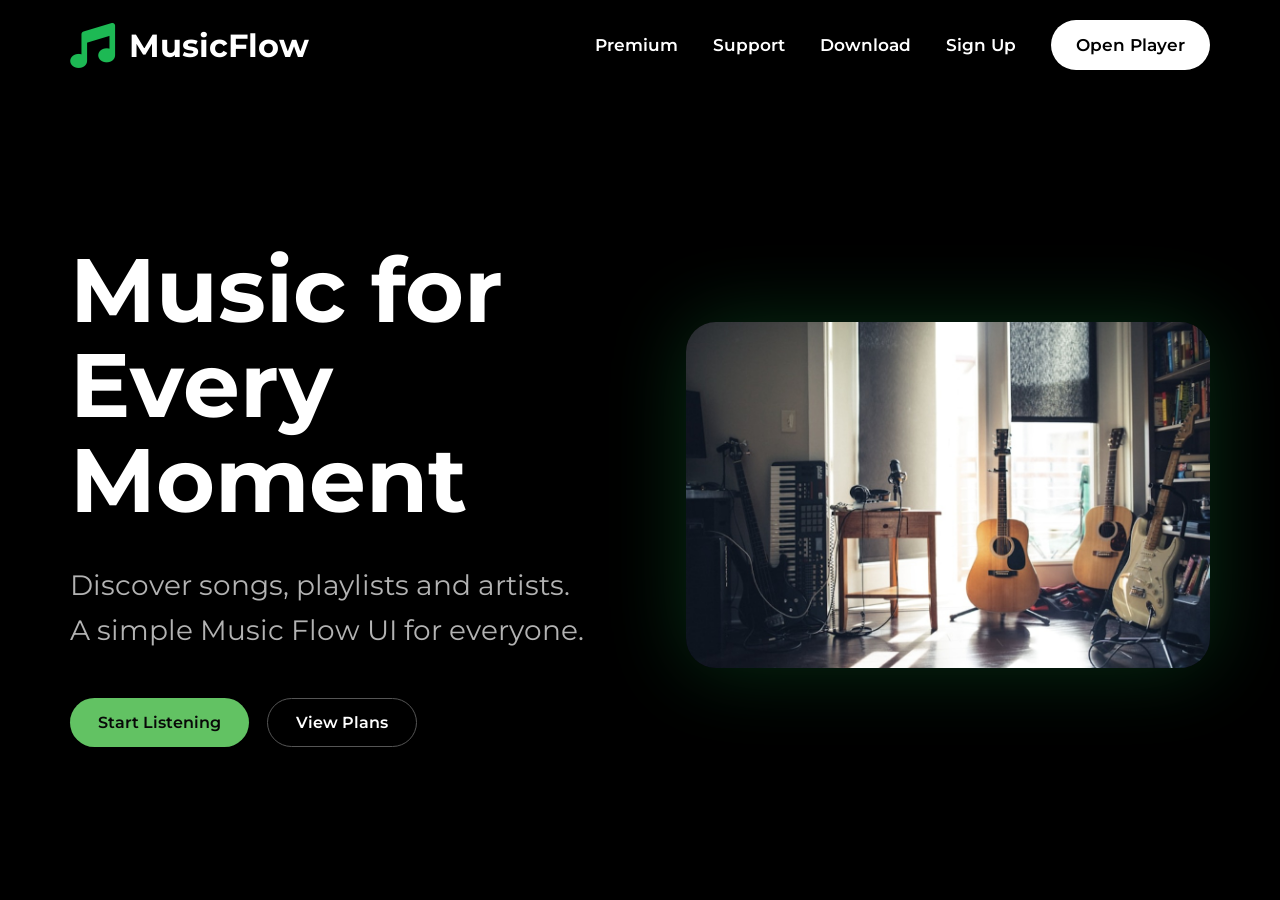
<file: index.html>
<!DOCTYPE html>
<html lang="en">

<head>

    <meta charset="UTF-8">
    <meta name="viewport" content="width=device-width, initial-scale=1.0">

    <title>Music Flow</title>

    <!-- Google Font -->
    <link rel="preconnect" href="https://fonts.googleapis.com">
    <link rel="preconnect" href="https://fonts.gstatic.com" crossorigin>

    <link href="https://fonts.googleapis.com/css2?family=Montserrat:wght@300;400;500;600;700;800&display=swap"
        rel="stylesheet">

    <!-- Font Awesome -->
    <link rel="stylesheet"
        href="https://cdnjs.cloudflare.com/ajax/libs/font-awesome/6.7.2/css/all.min.css">

    <link rel="stylesheet" href="css/common.css">
    <link rel="stylesheet" href="css/landing.css">

</head>

<body>

    <!-- Navbar -->

    <!-- Navbar -->

<nav class="navbar">

    <div class="logo">

        <i class="fa-solid fa-music"></i>

        <h2>MusicFlow</h2>

    </div>

    <ul>

        <li><a href="login.html">Premium</a></li>

        <li><a href="#">Support</a></li>

        <li><a href="#">Download</a></li>

       <li>
    <a href="signup.html"
       style="position: relative; z-index: 9999; pointer-events: auto;">
        Sign Up
    </a>
</li>

       <li>
    <a href="login.html" class="login-btn">
        Open Player
    </a>
</li>
    </ul>

</nav>



    <!-- Hero Section -->

    <!-- Hero Section -->

<section class="hero">

    <div class="hero-left">

        <h1>
            Music for <br>
            Every Moment
        </h1>

        <p>
            Discover songs, playlists and artists.
            <br>
            A simple Music Flow UI for everyone.
        </p>

        <div class="hero-buttons">

    <a href="login.html" class="primary-btn">
        Start Listening
    </a>

    <a href="login.html" class="secondary-btn">
        View Plans
    </a>

</div>

    </div>

    <div class="hero-right">

        <img src="images/hero.jpg" alt="Music Flow">

    </div>

</section>

</body>

</html>
</file>
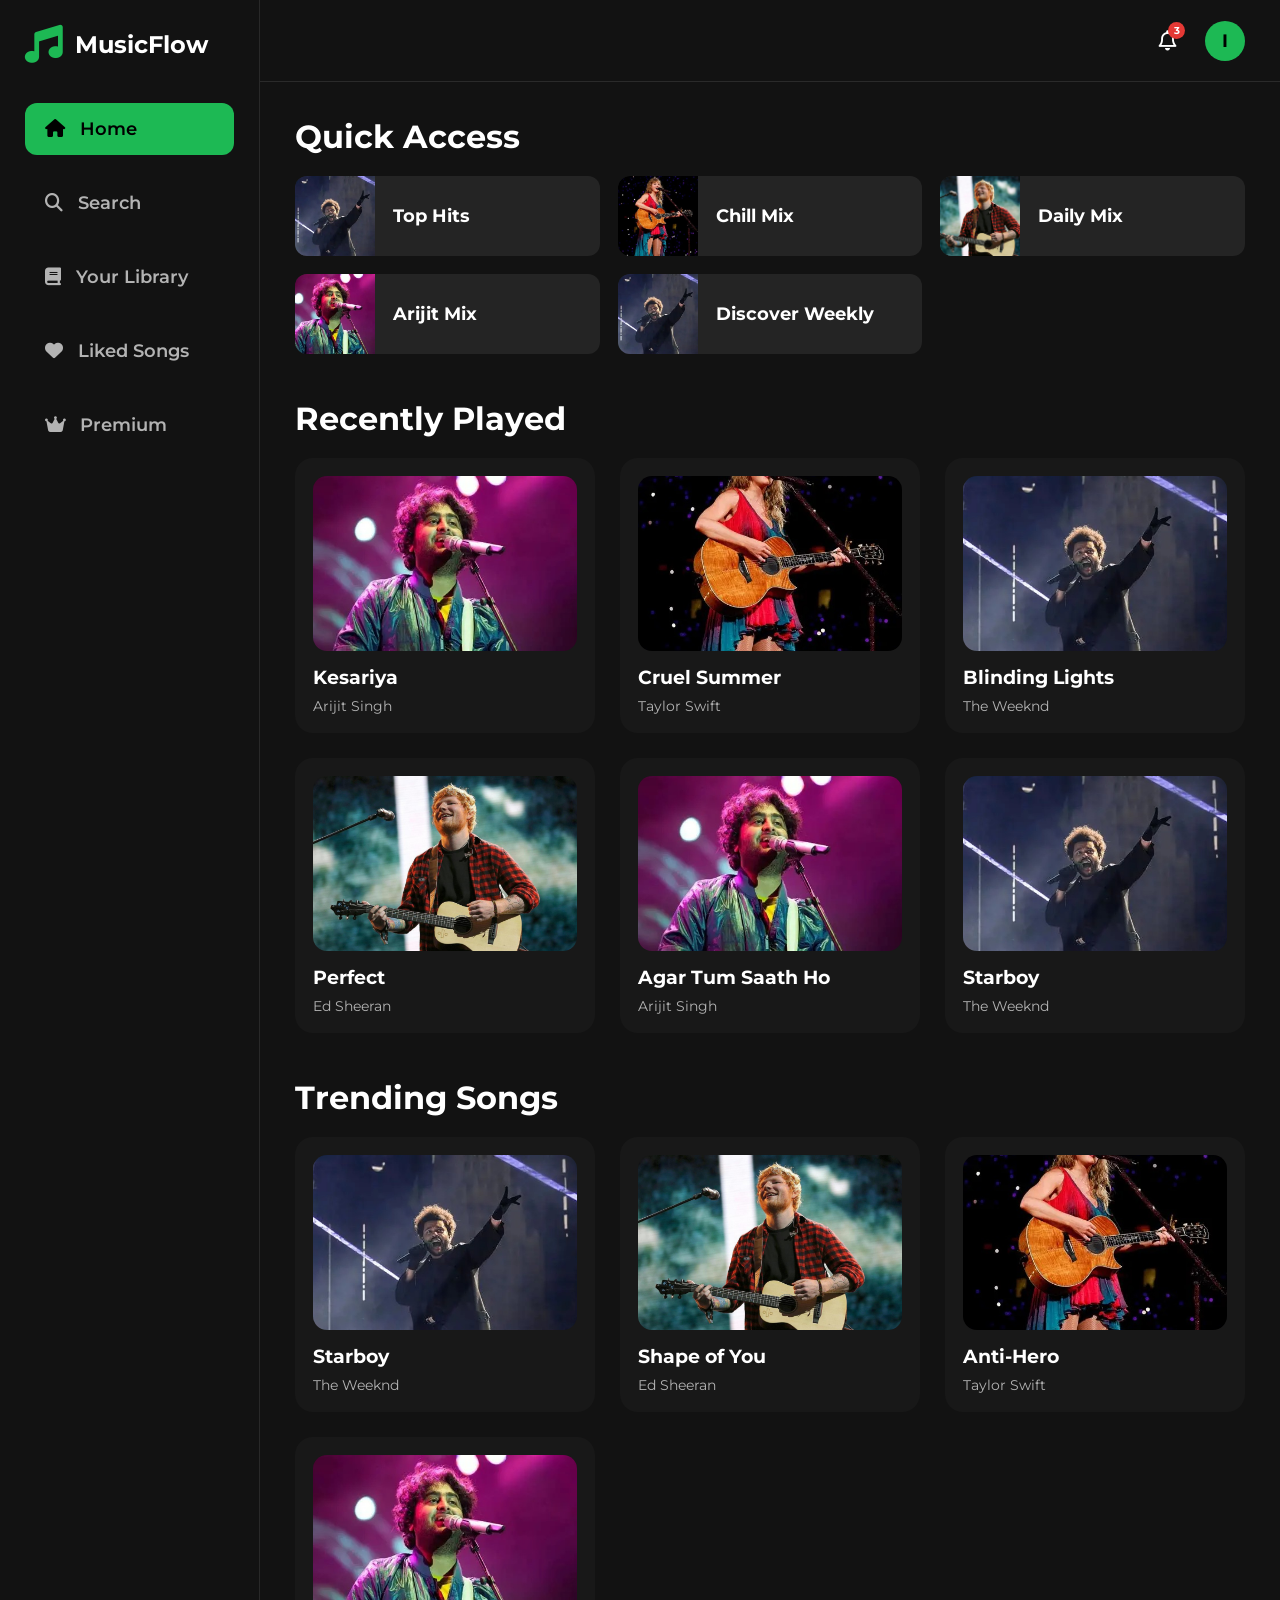
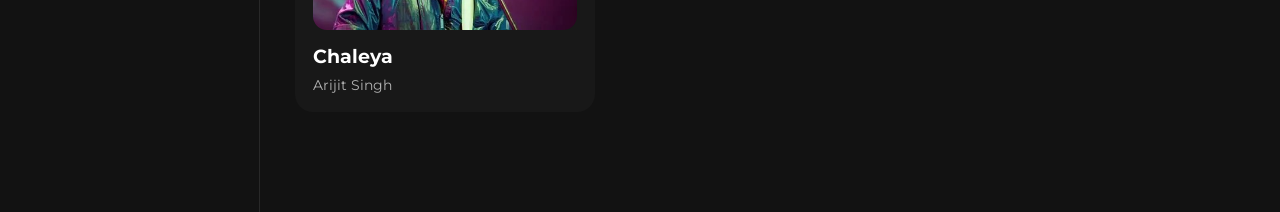
<file: home.html>
<!DOCTYPE html>
<html lang="en">

<head>
    <meta charset="UTF-8">
    <meta name="viewport" content="width=device-width, initial-scale=1.0">

    <title>Music Flow | Home</title>

    <!-- Google Font -->
    <link rel="preconnect" href="https://fonts.googleapis.com">
    <link rel="preconnect" href="https://fonts.gstatic.com" crossorigin>

    <link href="https://fonts.googleapis.com/css2?family=Montserrat:wght@300;400;500;600;700;800&display=swap"
        rel="stylesheet">

    <!-- Font Awesome -->
    <link rel="stylesheet"
        href="https://cdnjs.cloudflare.com/ajax/libs/font-awesome/6.7.2/css/all.min.css">

    <!-- CSS -->
    <link rel="stylesheet" href="css/common.css">
    <link rel="stylesheet" href="css/home.css">
    <link rel="stylesheet" href="css/responsive.css">

</head>

<body>

    <div class="app">

        <!-- Sidebar -->

        <aside class="sidebar">

            <div class="sidebar-logo">
                <i class="fa-solid fa-music"></i>
                <h2>MusicFlow</h2>
            </div>

            <nav>

                <a href="home.html" class="active">
                    <i class="fa-solid fa-house"></i>
                    <span>Home</span>
                </a>

                <a href="search.html">
                    <i class="fa-solid fa-magnifying-glass"></i>
                    <span>Search</span>
                </a>

                <a href="library.html">
                    <i class="fa-solid fa-book"></i>
                    <span>Your Library</span>
                </a>

                <a href="liked.html">
                    <i class="fa-solid fa-heart"></i>
                    <span>Liked Songs</span>
                </a>

                <a href="premium.html">
                    <i class="fa-solid fa-crown"></i>
                    <span>Premium</span>
                </a>

            </nav>

        </aside>

        <!-- Main Content -->

        <main class="main-content">

            <!-- Navbar -->

            <header class="top-navbar">

                <div class="profile">

                  <div class="notification-wrapper">

    <button class="notification-btn" id="notificationBtn">
        <i class="fa-regular fa-bell"></i>
        <span class="notification-badge">3</span>
    </button>

    <div class="notification-menu" id="notificationMenu">

        <div class="notification-header">
            <h3>Notifications</h3>
            <button>Mark all as read</button>
        </div>

        <div class="notification-item">
            <div class="notification-icon">🎵</div>

            <div>
                <strong>New Music</strong>
                <p>New songs are waiting for you.</p>
                <small>10 min ago</small>
            </div>
        </div>

        <div class="notification-item">
            <div class="notification-icon">❤️</div>

            <div>
                <strong>Liked Song</strong>
                <p>You liked a new song.</p>
                <small>1 hour ago</small>
            </div>
        </div>

        <div class="notification-item">
            <div class="notification-icon">🎧</div>

            <div>
                <strong>Musicflow Mix</strong>
                <p>Your personalized mix is ready.</p>
                <small>Yesterday</small>
            </div>
        </div>

    </div>

</div>

           <div class="profile-avatar" id="profileAvatar">I</div>        

                </div>

                <div class="profile-menu" id="profileMenu">

    <div class="profile-menu-header">
        <div class="profile-avatar large">I</div>

        <div>
            <h3>Idris</h3>
            <p>idris@gmail.com</p>
        </div>
    </div>

    <div class="profile-menu-divider"></div>

    <button onclick="viewProfile()">
    <i class="fa-regular fa-user"></i>
    View Profile
</button>

<button class="logout-btn" onclick="logoutUser()">
    <i class="fa-solid fa-right-from-bracket"></i>
    Log Out
</button>

    

</div>

            </header>



            <!-- Main Content -->

            <section class="content">

    <h2 class="section-title">Quick Access</h2>

<div class="quick-grid">

   

   <div class="quick-card" onclick="openQuickAccess('top-hits')">
    <img src="images/weeknd.jpg">
    <span>Top Hits</span>
</div>

    <div class="quick-card" onclick="openQuickAccess('chill')">
    <img src="images/taylor.jpg">
    <span>Chill Mix</span>
</div>

   <div class="quick-card" onclick="openQuickAccess('daily')">
    <img src="images/ed.jpg">
    <span>Daily Mix</span>
</div>

   <div class="quick-card" onclick="openQuickAccess('arijit')">
    <img src="images/arijit.jpg">
    <span>Arijit Mix</span>
</div>

    <div class="quick-card" onclick="openQuickAccess('discover')">
    <img src="images/weeknd.jpg">
    <span>Discover Weekly</span>
</div>

</div>

    <!-- Recently Played -->

    <h2 class="section-title">Recently Played</h2>

    <div class="playlist-grid">

        <div class="playlist-card"
     onclick="openHomeSong('Kesariya', 'Arijit Singh')">
    <img src="images/arijit.jpg" alt="">
    <h3>Kesariya</h3>
    <p>Arijit Singh</p>
</div>

       <div class="playlist-card"
     onclick="openHomeSong('Cruel Summer', 'Taylor Swift')">
    <img src="images/taylor.jpg" alt="">
    <h3>Cruel Summer</h3>
    <p>Taylor Swift</p>
</div>

       <div class="playlist-card"
     onclick="openHomeSong('Blinding Lights', 'The Weeknd')">
    <img src="images/weeknd.jpg" alt="">
    <h3>Blinding Lights</h3>
    <p>The Weeknd</p>
</div>

       <div class="playlist-card"
     onclick="openHomeSong('Perfect', 'Ed Sheeran')">
    <img src="images/ed.jpg" alt="">
    <h3>Perfect</h3>
    <p>Ed Sheeran</p>
</div>
        <div class="playlist-card"
     onclick="openHomeSong('Agar Tum Saath Ho', 'Alka Yagnik, Arijit Singh')">
    <img src="images/arijit.jpg" alt="">
    <h3>Agar Tum Saath Ho</h3>
    <p>Arijit Singh</p>
</div>

       <div class="playlist-card"
     onclick="openHomeSong('Starboy', 'The Weeknd')">
    <img src="images/weeknd.jpg" alt="">
    <h3>Starboy</h3>
    <p>The Weeknd</p>
</div>

    </div>

    <h2 class="section-title trending-title">Trending Songs</h2>

<div class="playlist-grid">

   <div class="playlist-card"
     onclick="openHomeSong('Starboy', 'The Weeknd')">
    <img src="images/weeknd.jpg" alt="">
    <h3>Starboy</h3>
    <p>The Weeknd</p>
</div>

    <div class="playlist-card"
     onclick="openHomeSong('Shape of You', 'Ed Sheeran')">
    <img src="images/ed.jpg" alt="">
    <h3>Shape of You</h3>
    <p>Ed Sheeran</p>
</div>

    <div class="playlist-card"
     onclick="openHomeSong('Anti-Hero', 'Taylor Swift')">
    <img src="images/taylor.jpg" alt="">
    <h3>Anti-Hero</h3>
    <p>Taylor Swift</p>
</div>

    <div class="playlist-card"
     onclick="openHomeSong('Chaleya', 'Arijit Singh')">
    <img src="images/arijit.jpg" alt="">
    <h3>Chaleya</h3>
    <p>Arijit Singh</p>
</div>

</div>

</section>
<script src="js/home.js"></script>

</body>

</html>

<div class="section-header">
</file>
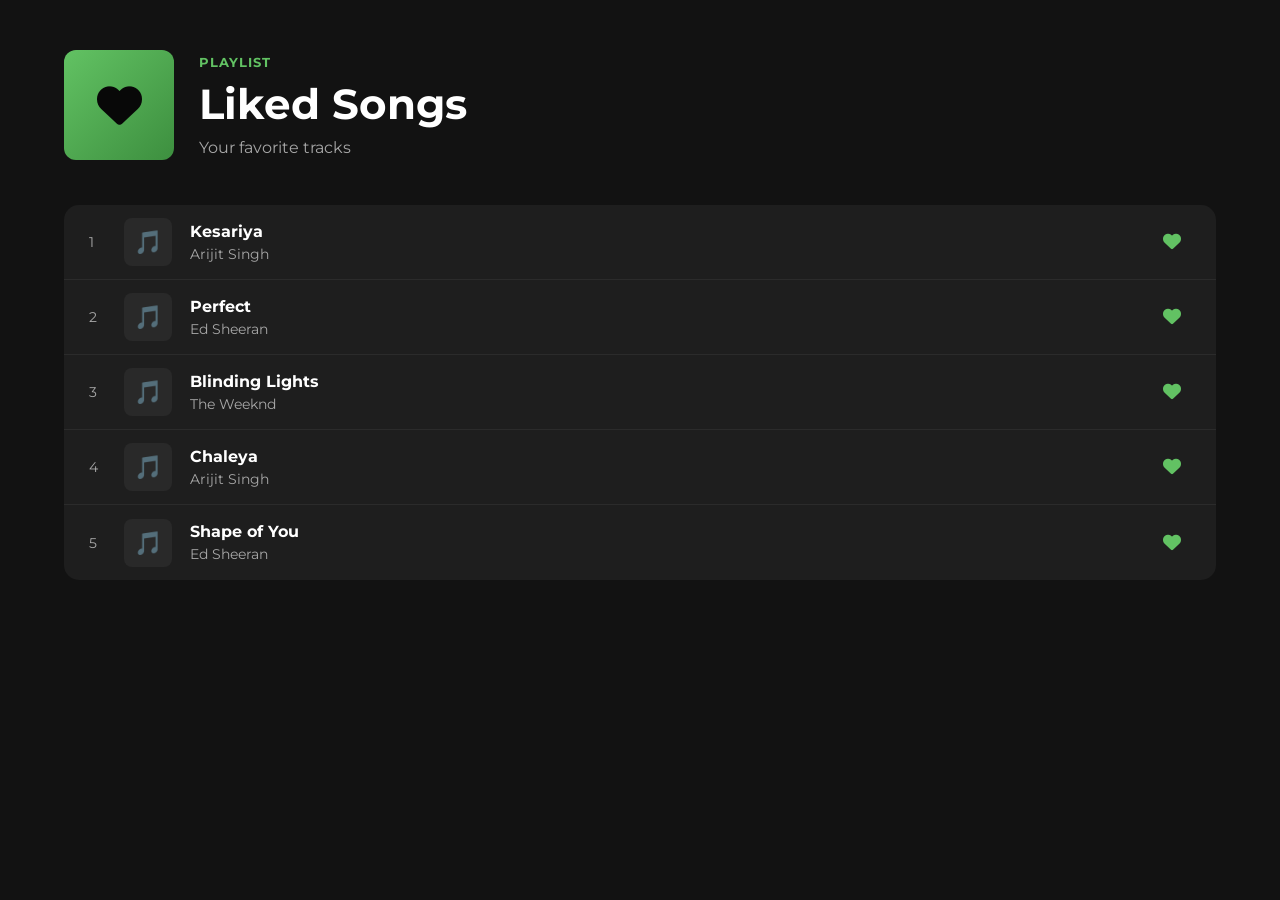
<file: liked.html>
<!DOCTYPE html>
<html lang="en">

<head>

    <meta charset="UTF-8">
    <meta name="viewport" content="width=device-width, initial-scale=1.0">

    <title>Liked Songs - MusicFlow</title>

    <link rel="stylesheet" href="css/common.css">
    <link rel="stylesheet" href="css/liked.css">

    <link rel="stylesheet"
        href="https://cdnjs.cloudflare.com/ajax/libs/font-awesome/6.7.2/css/all.min.css">

</head>

<body>

    <main class="liked-page">

        <header class="liked-header">

            <div class="liked-icon">
                <i class="fa-solid fa-heart"></i>
            </div>

            <div>
                <p>PLAYLIST</p>
                <h1>Liked Songs</h1>
                <span>Your favorite tracks</span>
            </div>

        </header>


        <section class="liked-section">

            <div class="liked-list">

                <div class="liked-song">

                    <span class="song-number">1</span>

                    <div class="song-icon">
                        🎵
                    </div>

                    <div class="song-details">

                        <h3>Kesariya</h3>
                        <p>Arijit Singh</p>

                    </div>

                    <button class="like-btn">
                        <i class="fa-solid fa-heart"></i>
                    </button>

                </div>


                <div class="liked-song">

                    <span class="song-number">2</span>

                    <div class="song-icon">
                        🎵
                    </div>

                    <div class="song-details">

                        <h3>Perfect</h3>
                        <p>Ed Sheeran</p>

                    </div>

                    <button class="like-btn">
                        <i class="fa-solid fa-heart"></i>
                    </button>

                </div>


                <div class="liked-song">

                    <span class="song-number">3</span>

                    <div class="song-icon">
                        🎵
                    </div>

                    <div class="song-details">

                        <h3>Blinding Lights</h3>
                        <p>The Weeknd</p>

                    </div>

                    <button class="like-btn">
                        <i class="fa-solid fa-heart"></i>
                    </button>

                </div>


                <div class="liked-song">

                    <span class="song-number">4</span>

                    <div class="song-icon">
                        🎵
                    </div>

                    <div class="song-details">

                        <h3>Chaleya</h3>
                        <p>Arijit Singh</p>

                    </div>

                    <button class="like-btn">
                        <i class="fa-solid fa-heart"></i>
                    </button>

                </div>


                <div class="liked-song">

                    <span class="song-number">5</span>

                    <div class="song-icon">
                        🎵
                    </div>

                    <div class="song-details">

                        <h3>Shape of You</h3>
                        <p>Ed Sheeran</p>

                    </div>

                    <button class="like-btn">
                        <i class="fa-solid fa-heart"></i>
                    </button>

                </div>

            </div>

        </section>

    </main>
<script src="js/liked.js"></script>
</body>

</html>
</file>
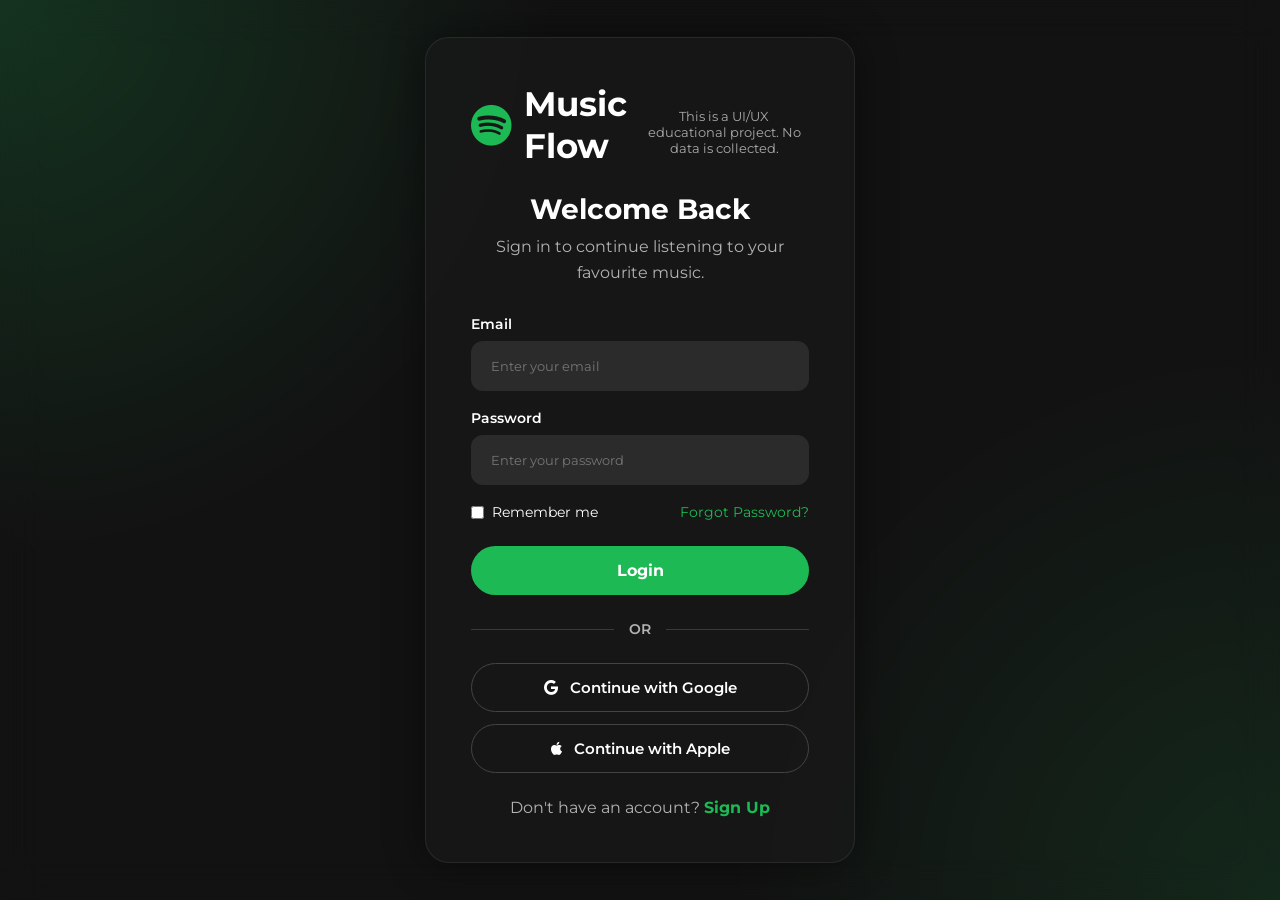
<file: login-demo.html>
<!DOCTYPE html>
<html lang="en">

<head>
    <meta charset="UTF-8">
    <meta name="viewport" content="width=device-width, initial-scale=1.0">

    <title>Music Flow | Login</title>

    <!-- Google Font -->
    <link rel="preconnect" href="https://fonts.googleapis.com">
    <link rel="preconnect" href="https://fonts.gstatic.com" crossorigin>

    <link href="https://fonts.googleapis.com/css2?family=Montserrat:wght@300;400;500;600;700;800&display=swap"
        rel="stylesheet">

    <!-- Font Awesome -->
    <link rel="stylesheet"
        href="https://cdnjs.cloudflare.com/ajax/libs/font-awesome/6.7.2/css/all.min.css">

    <!-- CSS -->
    <link rel="stylesheet" href="css/common.css">
    <link rel="stylesheet" href="css/login.css">
    <link rel="stylesheet" href="css/responsive.css">

</head>

<body>

    <div class="background-blur"></div>

    <main class="login-container">

        <section class="login-card">

            <div class="logo">

                <i class="fa-brands fa-spotify"></i>

                <h1>Music Flow</h1>

                <p style="text-align:center; color:#aaa; font-size:13px; margin-top:15px;">
    This is a UI/UX educational project. No data is collected.
</p>

            </div>

            <h2>Welcome Back</h2>

            <p class="subtitle">
                Sign in to continue listening to your favourite music.
            </p>

            <form id="loginForm">

                <div class="input-box">

                    <label>Email</label>

                    <input
                        type="email"
                        placeholder="Enter your email"
                        required>

                </div>

                <div class="input-box">

                    <label>Password</label>

                    <input
                        type="password"
                        placeholder="Enter your password"
                        required>

                </div>

                <div class="options">

                    <label>

                        <input type="checkbox">

                        Remember me

                    </label>

                    <a href="#">Forgot Password?</a>

                </div>

                <button type="submit" class="login-btn">

                    Login

                </button>

            </form>

            <div class="divider">

                <span>OR</span>

            </div>

            <div class="social-login">

                <button>

                    <i class="fa-brands fa-google"></i>

                    Continue with Google

                </button>

                <button>

                    <i class="fa-brands fa-apple"></i>

                    Continue with Apple

                </button>

        

            </div>

            <p class="signup-text">

                Don't have an account?

                <a href="#">Sign Up</a>

            </p>

        </section>

    </main>

    <script src="js/login.js"></script>

</body>

</html>
</file>
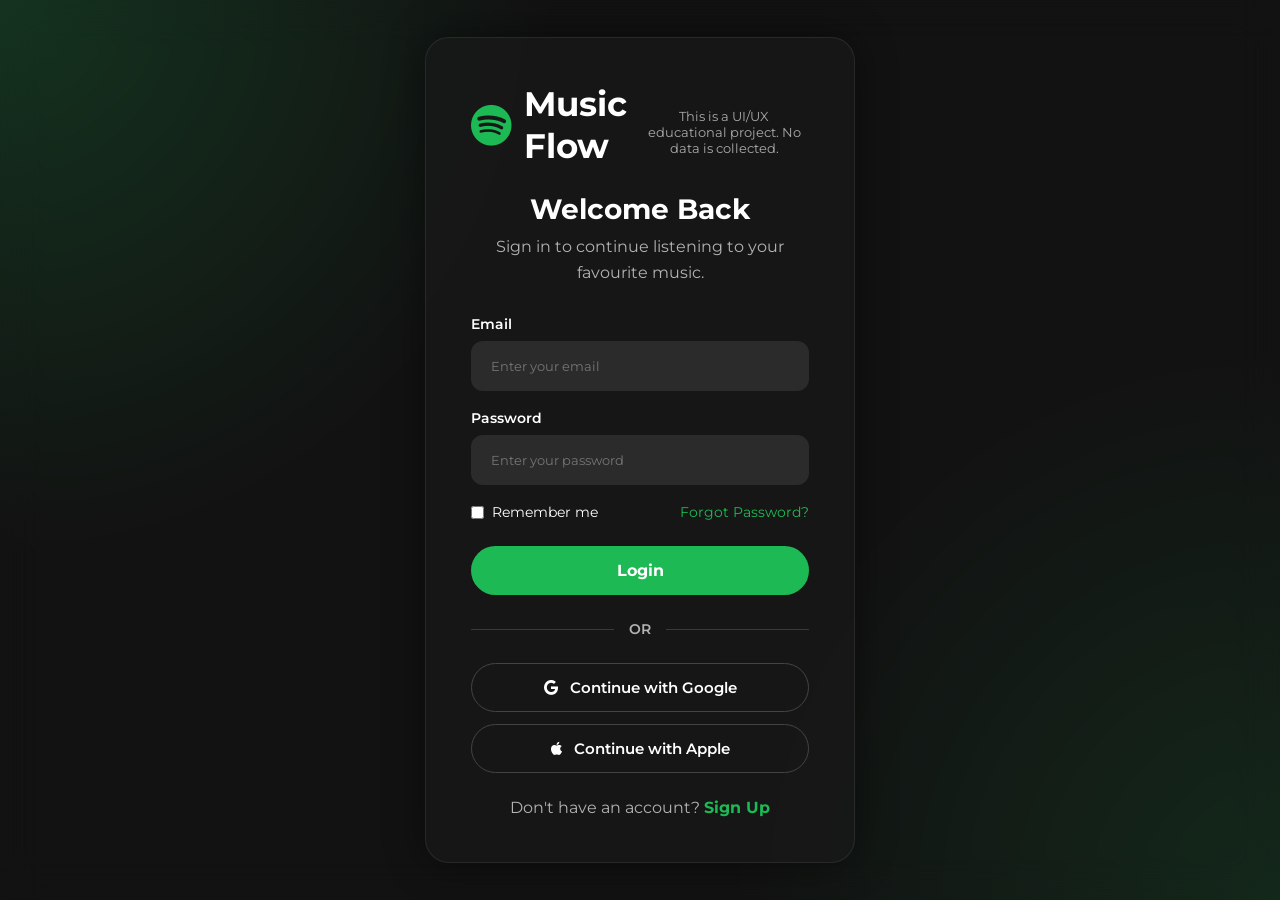
<file: login.html>
<!DOCTYPE html>
<html lang="en">

<head>
    <meta charset="UTF-8">
    <meta name="viewport" content="width=device-width, initial-scale=1.0">

    <title>Music Flow | Login</title>

    <!-- Google Font -->
    <link rel="preconnect" href="https://fonts.googleapis.com">
    <link rel="preconnect" href="https://fonts.gstatic.com" crossorigin>

    <link href="https://fonts.googleapis.com/css2?family=Montserrat:wght@300;400;500;600;700;800&display=swap"
        rel="stylesheet">

    <!-- Font Awesome -->
    <link rel="stylesheet"
        href="https://cdnjs.cloudflare.com/ajax/libs/font-awesome/6.7.2/css/all.min.css">

    <!-- CSS -->
    <link rel="stylesheet" href="css/common.css">
    <link rel="stylesheet" href="css/login.css">
    <link rel="stylesheet" href="css/responsive.css">

</head>

<body>

    <div class="background-blur"></div>

    <main class="login-container">

        <section class="login-card">

            <div class="logo">

                <i class="fa-brands fa-spotify"></i>

                <h1>Music Flow</h1>

                <p style="text-align:center; color:#aaa; font-size:13px; margin-top:15px;">
    This is a UI/UX educational project. No data is collected.
</p>

            </div>

            <h2>Welcome Back</h2>

            <p class="subtitle">
                Sign in to continue listening to your favourite music.
            </p>

            <form id="loginForm">

                <div class="input-box">

                    <label>Email</label>

                    <input
                        type="email"
                        placeholder="Enter your email"
                        required>

                </div>

                <div class="input-box">

                    <label>Password</label>

                    <input
                        type="password"
                        placeholder="Enter your password"
                        required>

                </div>

                <div class="options">

                    <label>

                        <input type="checkbox">

                        Remember me

                    </label>

                    <a href="#">Forgot Password?</a>

                </div>

                <button type="submit" class="login-btn">

                    Login

                </button>

            </form>

            <div class="divider">

                <span>OR</span>

            </div>

            <div class="social-login">

                <button>

                    <i class="fa-brands fa-google"></i>

                    Continue with Google

                </button>

                <button>

                    <i class="fa-brands fa-apple"></i>

                    Continue with Apple

                </button>

        

            </div>

            <p class="signup-text">

                Don't have an account?

                <a href="signup.html">Sign Up</a>

            </p>

        </section>

    </main>

    <script src="js/login.js"></script>

</body>

</html>
</file>
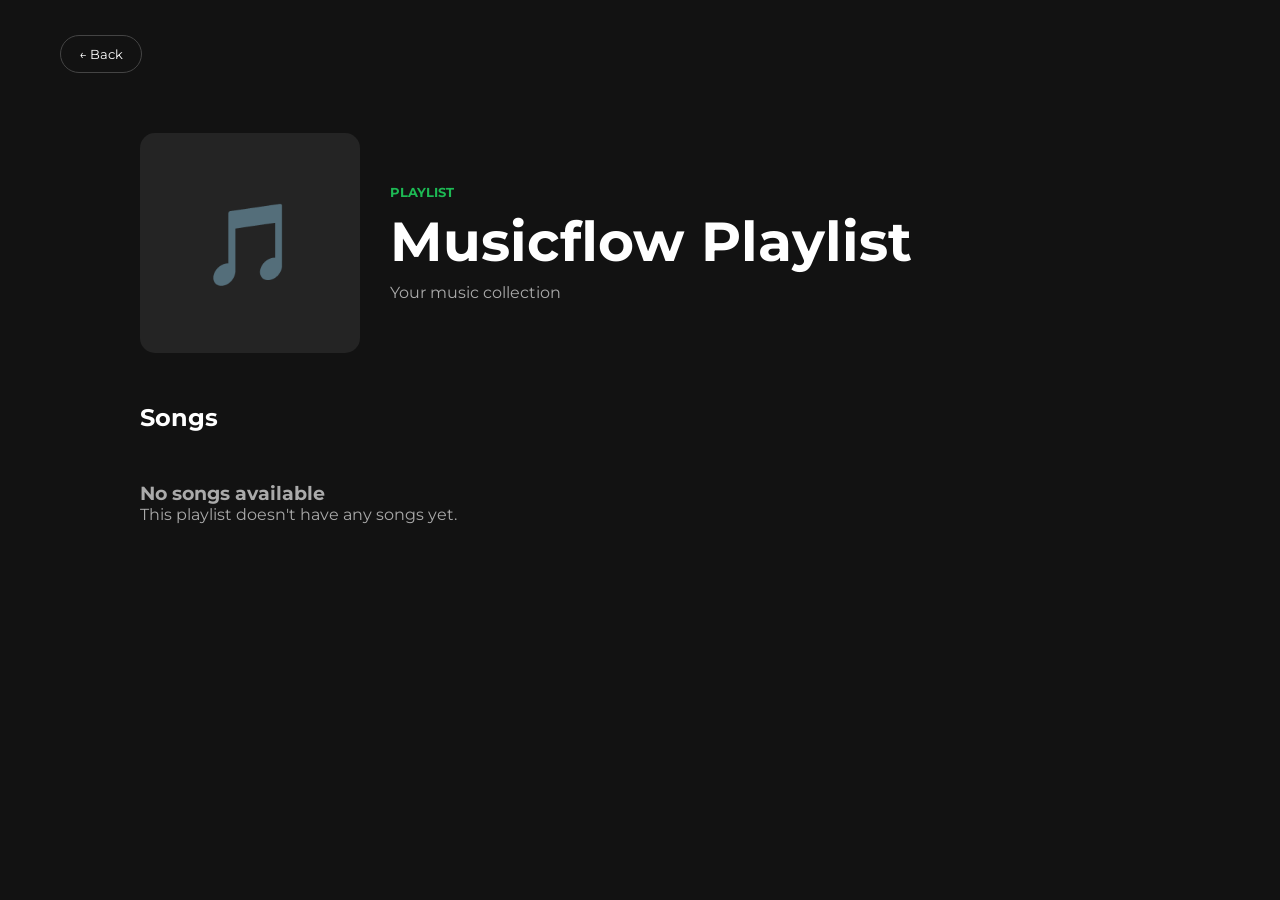
<file: playlist.html>
<!DOCTYPE html>
<html lang="en">

<head>

    <meta charset="UTF-8">

    <meta name="viewport" content="width=device-width, initial-scale=1.0">

    <title>Playlist - Musicflow</title>

    <link rel="stylesheet" href="css/common.css">
    <link rel="stylesheet" href="css/playlist.css">

    <link rel="stylesheet"
        href="https://cdnjs.cloudflare.com/ajax/libs/font-awesome/6.7.2/css/all.min.css">

</head>

<body>

    <main class="playlist-page">

        <button class="back-btn" onclick="history.back()">
            ← Back
        </button>

        <section class="playlist-header">

            <div class="playlist-cover">
                🎵
            </div>

            <div>
                <p>PLAYLIST</p>
                <h1 id="playlistTitle">Playlist</h1>
                <span id="playlistDescription">
                    Musicflow playlist
                </span>
            </div>

        </section>


        <section class="playlist-songs">

            <h2>Songs</h2>

            <div id="songList"></div>

        </section>

    </main>

    <script src="js/songs.js"></script>
<script src="js/playlist.js"></script>
</body>

</html>
</file>
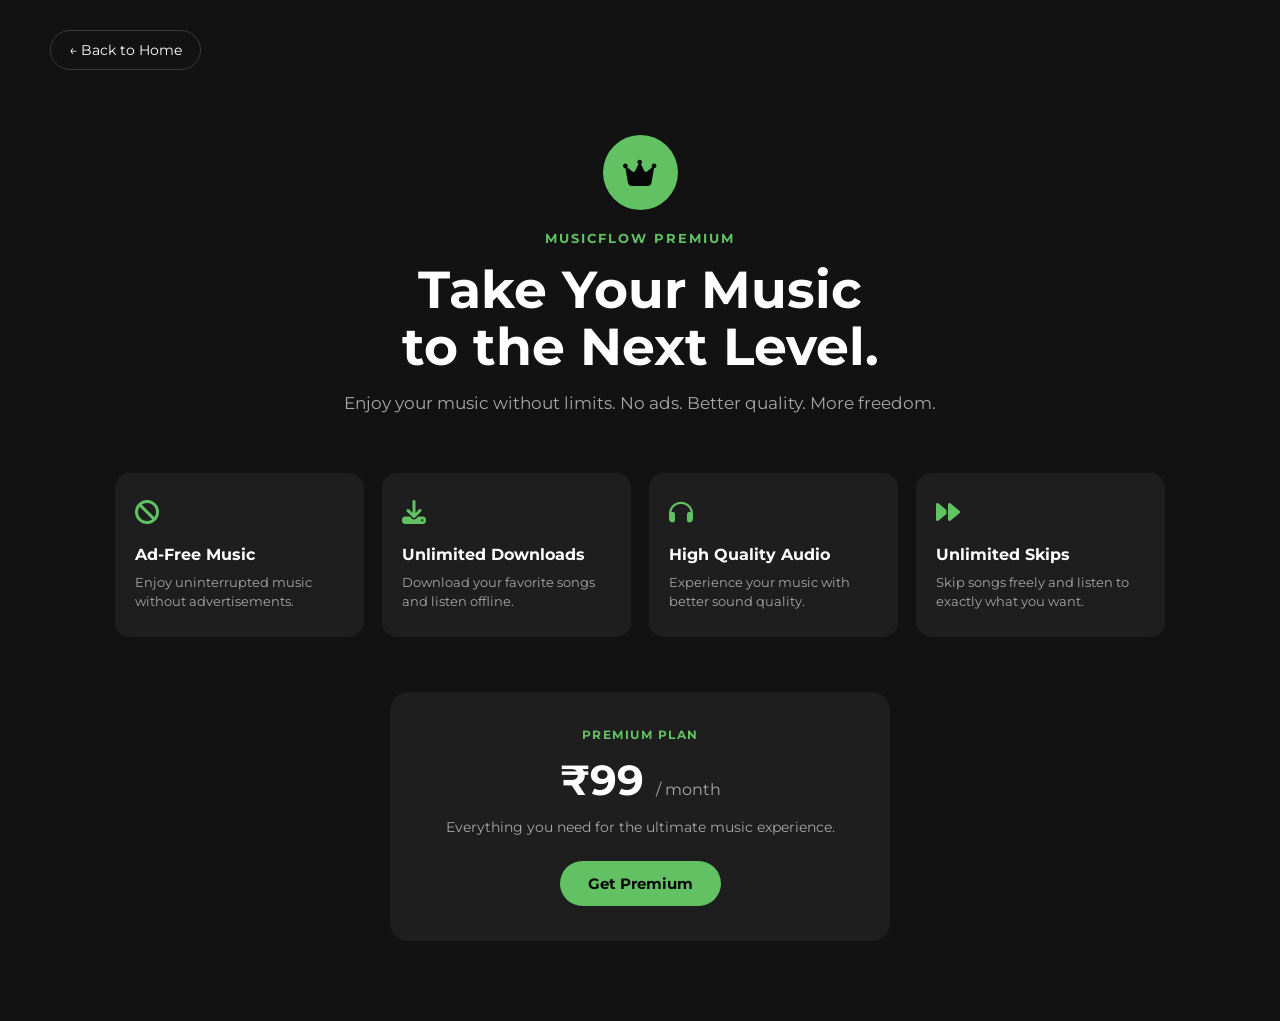
<file: premium.html>
<!DOCTYPE html>
<html lang="en">

<head>

    <meta charset="UTF-8">
    <meta name="viewport" content="width=device-width, initial-scale=1.0">

    <title>Premium - MusicFlow</title>

    <link rel="stylesheet" href="css/common.css">
    <link rel="stylesheet" href="css/premium.css">

    <link rel="stylesheet"
        href="https://cdnjs.cloudflare.com/ajax/libs/font-awesome/6.7.2/css/all.min.css">

</head>

<body>

    <main class="premium-page">

        <!-- Back -->

        <button class="premium-back-btn" onclick="window.location.href='home.html'">
            ← Back to Home
        </button>


        <!-- Hero -->

        <section class="premium-hero">

            <div class="premium-crown">
                <i class="fa-solid fa-crown"></i>
            </div>

            <p class="premium-label">MUSICFLOW PREMIUM</p>

            <h1>Take Your Music<br>to the Next Level.</h1>

            <p class="premium-subtitle">
                Enjoy your music without limits.
                No ads. Better quality. More freedom.
            </p>

        </section>


        <!-- Benefits -->

        <section class="premium-benefits">

            <div class="premium-benefit">

                <div class="benefit-icon">
                    <i class="fa-solid fa-ban"></i>
                </div>

                <h3>Ad-Free Music</h3>

                <p>
                    Enjoy uninterrupted music without advertisements.
                </p>

            </div>


            <div class="premium-benefit">

                <div class="benefit-icon">
                    <i class="fa-solid fa-download"></i>
                </div>

                <h3>Unlimited Downloads</h3>

                <p>
                    Download your favorite songs and listen offline.
                </p>

            </div>


            <div class="premium-benefit">

                <div class="benefit-icon">
                    <i class="fa-solid fa-headphones"></i>
                </div>

                <h3>High Quality Audio</h3>

                <p>
                    Experience your music with better sound quality.
                </p>

            </div>


            <div class="premium-benefit">

                <div class="benefit-icon">
                    <i class="fa-solid fa-forward"></i>
                </div>

                <h3>Unlimited Skips</h3>

                <p>
                    Skip songs freely and listen to exactly what you want.
                </p>

            </div>

        </section>


        <!-- Pricing -->

        <section class="premium-pricing">

            <p class="pricing-label">PREMIUM PLAN</p>

            <h2>₹99 <span>/ month</span></h2>

            <p class="pricing-description">
                Everything you need for the ultimate music experience.
            </p>

            <button class="premium-btn" onclick="openPremiumModal()">
                Get Premium
            </button>

        </section>


        <!-- Modal -->

        <div class="premium-modal" id="premiumModal">

            <div class="premium-modal-box">

                <button
                    class="modal-close"
                    onclick="closePremiumModal()">
                    ×
                </button>

                <i class="fa-solid fa-crown modal-crown"></i>

                <h2>MusicFlow Premium</h2>

                <p>
                    Premium subscription setup is coming soon.
                </p>

                <button
                    class="premium-btn"
                    onclick="closePremiumModal()">
                    Okay
                </button>

            </div>

        </div>

    </main>


    <script src="js/premium.js"></script>

</body>

</html>
</file>
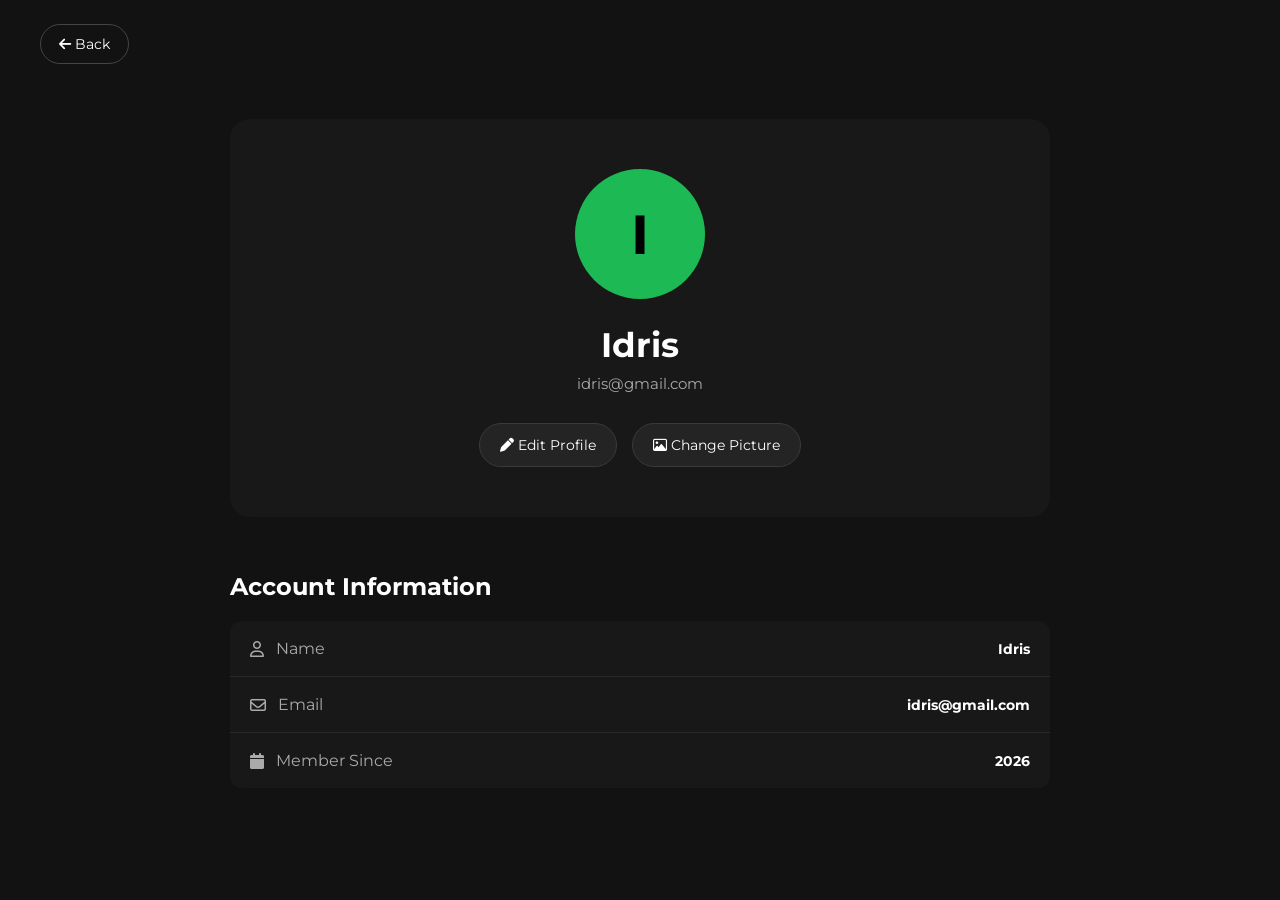
<file: profile.html>
<!DOCTYPE html>
<html lang="en">

<head>

    <meta charset="UTF-8">

    <meta name="viewport" content="width=device-width, initial-scale=1.0">

    <title>Profile - Musicflow</title>

    <link rel="stylesheet" href="css/common.css">
    <link rel="stylesheet" href="css/profile.css">

    <link rel="stylesheet"
        href="https://cdnjs.cloudflare.com/ajax/libs/font-awesome/6.7.2/css/all.min.css">

</head>

<body>

    


    <!-- Main Content -->

    <main class="profile-page">

        <button class="back-btn" onclick="history.back()">
            <i class="fa-solid fa-arrow-left"></i>
            Back
        </button>


        <section class="profile-card">

            <div class="profile-avatar-big">
                I
            </div>

            <h1>Idris</h1>

            <p class="profile-email">
                idris@gmail.com
            </p>


            <div class="profile-actions">

                <button class="profile-action-btn">
                    <i class="fa-solid fa-pen"></i>
                    Edit Profile
                </button>

                <button class="profile-action-btn">
                    <i class="fa-regular fa-image"></i>
                    Change Picture
                </button>

            </div>

        </section>


        <section class="account-section">

            <h2>Account Information</h2>

            <div class="account-item">

                <span>
                    <i class="fa-regular fa-user"></i>
                    Name
                </span>

                <strong>Idris</strong>

            </div>


            <div class="account-item">

                <span>
                    <i class="fa-regular fa-envelope"></i>
                    Email
                </span>

                <strong>idris@gmail.com</strong>

            </div>


            <div class="account-item">

                <span>
                    <i class="fa-solid fa-calendar"></i>
                    Member Since
                </span>

                <strong>2026</strong>

            </div>

        </section>

    </main>

</body>

</html>
</file>
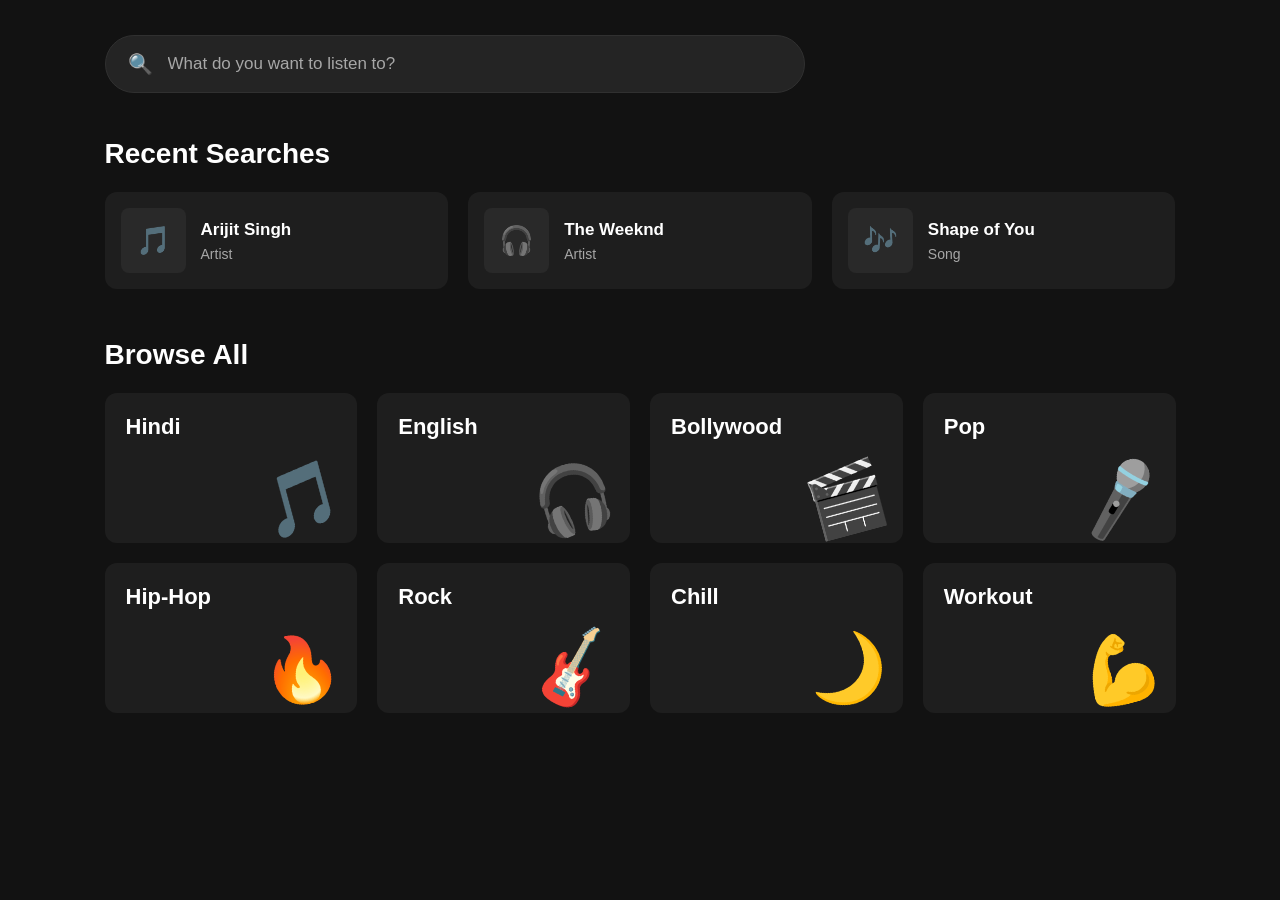
<file: search.html>
<!DOCTYPE html>
<html lang="en">

<head>
    <meta charset="UTF-8">
    <meta name="viewport" content="width=device-width, initial-scale=1.0">

    <title>Search - Musicflow</title>

    <link rel="stylesheet" href="css/common.css">
    <link rel="stylesheet" href="css/search.css">

    <link rel="stylesheet"
      href="https://cdnjs.cloudflare.com/ajax/libs/font-awesome/6.7.2/css/all.min.css">
</head>

<body>

   


    <!-- Main Content -->

    <main class="main-content">

        <!-- Search Bar -->

        <div class="search-container">

            <div class="search-box">

    <span class="search-icon">🔍</span>

    <input
        type="text"
        placeholder="What do you want to listen to?"
    >

</div>

        </div>


        <!-- Recent Searches -->

<section class="search-section">

    <h1>Recent Searches</h1>

    <div class="recent-grid">

        <!-- Arijit Singh -->

        <div class="recent-card"
             onclick="showArtistSongs('Arijit Singh')">

            <div class="recent-image">
                🎵
            </div>

            <div>
                <h3>Arijit Singh</h3>
                <p>Artist</p>
            </div>

        </div>


        <!-- The Weeknd -->

        <div class="recent-card"
             onclick="showArtistSongs('The Weeknd')">

            <div class="recent-image">
                🎧
            </div>

            <div>
                <h3>The Weeknd</h3>
                <p>Artist</p>
            </div>

        </div>


        <!-- Shape of You -->

        <div class="recent-card"
             onclick="openSong('Shape of You', 'Ed Sheeran')">

            <div class="recent-image">
                🎶
            </div>

            <div>
                <h3>Shape of You</h3>
                <p>Song</p>
            </div>

        </div>

    </div>

</section>

        <!-- Browse All -->

        <section class="search-section">

            <h1>Browse All</h1>

            <div class="browse-grid">

                <div class="browse-card" data-category="Hindi">
    <h2>Hindi</h2>
    <span>🎵</span>
</div>

                <div class="browse-card" data-category="English">
    <h2>English</h2>
    <span>🎧</span>
</div>


                <div class="browse-card" data-category="Bollywood">
    <h2>Bollywood</h2>
    <span>🎬</span>
</div>

                <div class="browse-card" data-category="Pop">
    <h2>Pop</h2>
    <span>🎤</span>
</div>


              <div class="browse-card" data-category="Hip-Hop">
    <h2>Hip-Hop</h2>
    <span>🔥</span>
</div>

               <div class="browse-card" data-category="Rock">
    <h2>Rock</h2>
    <span>🎸</span>
</div>

                <div class="browse-card" data-category="Chill">
    <h2>Chill</h2>
    <span>🌙</span>
</div>

                <div class="browse-card" data-category="Workout">
    <h2>Workout</h2>
    <span>💪</span>
</div>

            </div>

        </section>

        

    </main>
    
<script src="js/songs.js"></script>
<script src="js/search.js"></script>


</body>

</html>
</file>
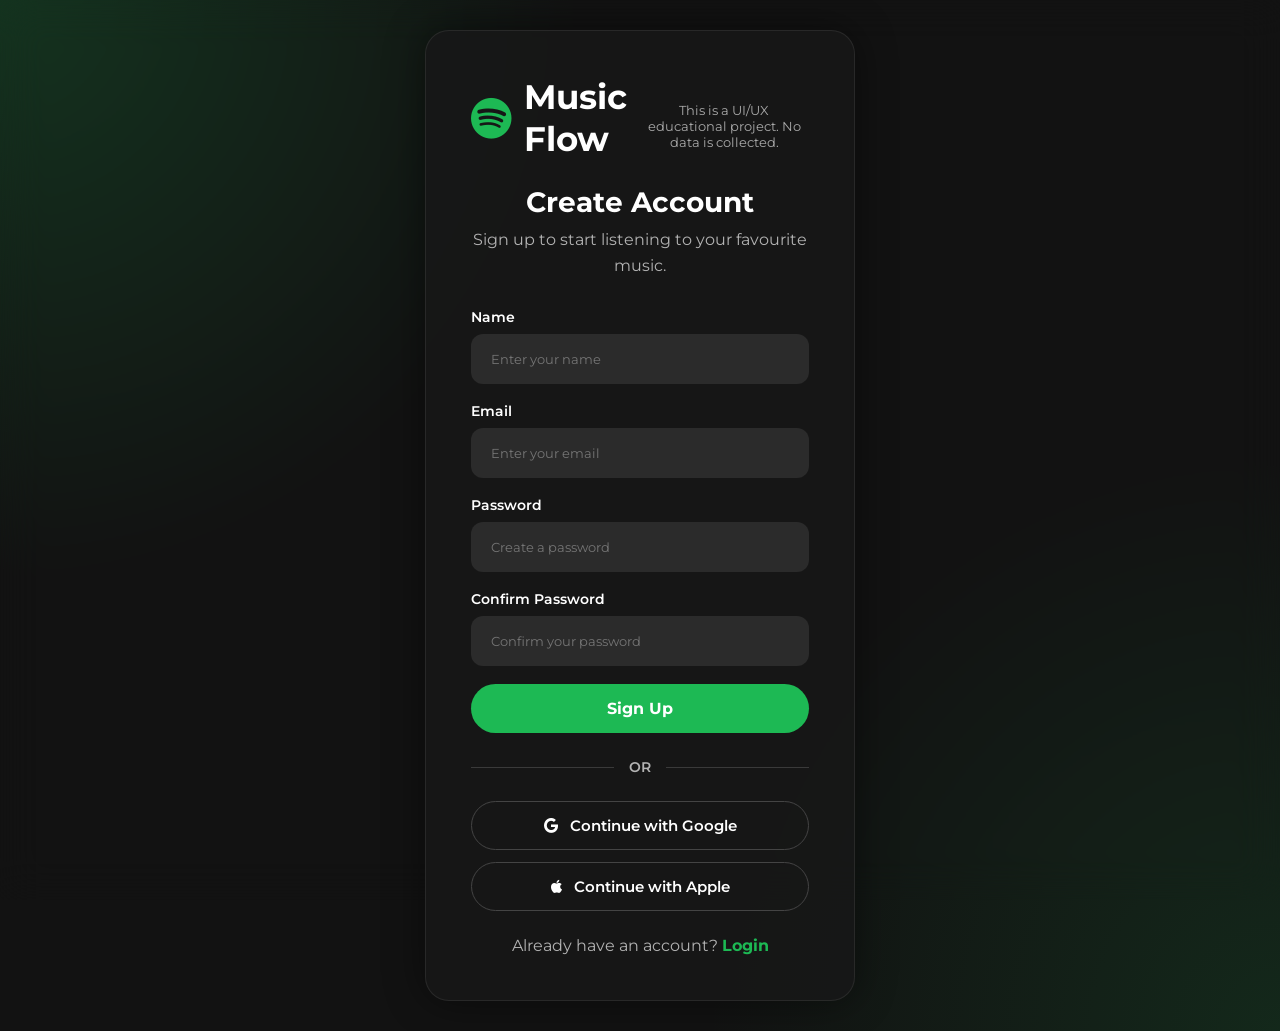
<file: signup.html>
<!DOCTYPE html>
<html lang="en">

<head>

    <meta charset="UTF-8">
    <meta name="viewport" content="width=device-width, initial-scale=1.0">

    <title>Music Flow | Sign Up</title>

    <link rel="preconnect" href="https://fonts.googleapis.com">
    <link rel="preconnect" href="https://fonts.gstatic.com" crossorigin>

    <link
        href="https://fonts.googleapis.com/css2?family=Montserrat:wght@300;400;500;600;700;800&display=swap"
        rel="stylesheet">

    <link rel="stylesheet"
        href="https://cdnjs.cloudflare.com/ajax/libs/font-awesome/6.7.2/css/all.min.css">

    <link rel="stylesheet" href="css/common.css">
    <link rel="stylesheet" href="css/login.css">
    <link rel="stylesheet" href="css/responsive.css">

</head>

<body>

    <div class="background-blur"></div>

    <main class="login-container">

        <section class="login-card">

            <div class="logo">

                <i class="fa-brands fa-spotify"></i>

                <h1>Music Flow</h1>

                <p style="text-align:center; color:#aaa; font-size:13px; margin-top:15px;">
                    This is a UI/UX educational project. No data is collected.
                </p>

            </div>


            <h2>Create Account</h2>

            <p class="subtitle">
                Sign up to start listening to your favourite music.
            </p>


            <form id="signupForm">

                <div class="input-box">

                    <label>Name</label>

                    <input
                        type="text"
                        id="signupName"
                        placeholder="Enter your name"
                        required>

                </div>


                <div class="input-box">

                    <label>Email</label>

                    <input
                        type="email"
                        id="signupEmail"
                        placeholder="Enter your email"
                        required>

                </div>


                <div class="input-box">

                    <label>Password</label>

                    <input
                        type="password"
                        id="signupPassword"
                        placeholder="Create a password"
                        required>

                </div>


                <div class="input-box">

                    <label>Confirm Password</label>

                    <input
                        type="password"
                        id="confirmPassword"
                        placeholder="Confirm your password"
                        required>

                </div>


                <button type="submit" class="login-btn">
                    Sign Up
                </button>

            </form>


            <div class="divider">

                <span>OR</span>

            </div>


            <div class="social-login">

                <button type="button">

                    <i class="fa-brands fa-google"></i>

                    Continue with Google

                </button>


                <button type="button">

                    <i class="fa-brands fa-apple"></i>

                    Continue with Apple

                </button>

            </div>


            <p class="signup-text">

                Already have an account?

                <a href="login.html">
                    Login
                </a>

            </p>

        </section>

    </main>


    <script src="js/signup.js"></script>

</body>

</html>
</file>
<file: css/common.css>
/* ===========================
   Google Font
=========================== */

@import url('https://fonts.googleapis.com/css2?family=Montserrat:wght@300;400;500;600;700;800&display=swap');

/* ===========================
   CSS Reset
=========================== */

*{
    margin:0;
    padding:0;
    box-sizing:border-box;
}

html{
    scroll-behavior:smooth;
}

body{
    font-family:'Montserrat',sans-serif;
    background:#121212;
    color:#ffffff;
    overflow-x:hidden;
}

/* ===========================
   Root Colors
=========================== */

:root{

    --spotify-green:#1DB954;
    --dark:#121212;
    --card:#181818;
    --light:#ffffff;
    --grey:#b3b3b3;
    --border:#2a2a2a;

}

/* ===========================
   Links
=========================== */

a{
    text-decoration:none;
    color:inherit;
}

/* ===========================
   Buttons
=========================== */

button{
    font-family:inherit;
    cursor:pointer;
    border:none;
    transition:.3s;
}

/* ===========================
   Inputs
=========================== */

input{
    font-family:inherit;
    outline:none;
    border:none;
}

/* ===========================
   Images
=========================== */

img{
    width:100%;
    display:block;
}

/* ===========================
   Lists
=========================== */

ul{
    list-style:none;
}

/* ===========================
   Scrollbar
=========================== */

::-webkit-scrollbar{
    width:8px;
}

::-webkit-scrollbar-track{
    background:#111;
}

::-webkit-scrollbar-thumb{
    background:#333;
    border-radius:20px;
}

::-webkit-scrollbar-thumb:hover{
    background:var(--spotify-green);
}
</file>
<file: css/landing.css>
*{
    margin:0;
    padding:0;
    box-sizing:border-box;
    font-family:'Montserrat',sans-serif;
}

body{
    background:#000;
    color:#fff;
}

/* ================= NAVBAR ================= */

.navbar {
    width: 100%;
    height: 90px;

    display: flex;
    align-items: center;
    justify-content: space-between;

    padding: 0 70px;
}

.logo {
    display: flex;
    align-items: center;
    gap: 14px;
    flex-shrink: 0;
}

.logo i {
    font-size: 45px;
    color: #1DB954;
}

.logo h2 {
    margin: 0;
    padding: 0;

    font-size: 32px;
    font-weight: 700;

    white-space: nowrap;
}

.navbar ul {
    display: flex;
    align-items: center;
    gap: 35px;

    margin: 0;
    padding: 0;

    list-style: none;
}

.navbar ul li {
    white-space: nowrap;
}

.navbar ul li a {
    color: #fff;
    text-decoration: none;

    font-size: 17px;
    font-weight: 600;

    white-space: nowrap;
}

.login-btn {
    display: inline-flex;
    align-items: center;
    justify-content: center;

    min-width: 145px;
    height: 50px;

    padding: 0 25px;

    border-radius: 50px;

    background: #fff;
    color: #000 !important;

    white-space: nowrap;
}

/* ================= HERO ================= */

.hero{

    width:100%;
    min-height:calc(100vh - 90px);

    display:flex;
    align-items:center;
    justify-content:space-between;

    padding:40px 70px;

}

.hero-left{

    width:48%;

}

.hero-left h1{

    font-size:90px;
    line-height:95px;

    margin-bottom:35px;

}

.hero-left p{

    font-size:28px;
    color:#b3b3b3;

    line-height:45px;

    margin-bottom:45px;

}

/* ================= BUTTONS ================= */

.hero-buttons{

    display:flex;
    gap:20px;

}

.green-btn{

    background:#1DB954;
    color:#000;

    padding:18px 40px;

    border-radius:50px;

    text-decoration:none;

    font-weight:700;

    transition:.3s;

}

.green-btn:hover{

    transform:scale(1.05);

}

.outline-btn{

    border:2px solid white;

    color:#fff;

    padding:18px 40px;

    border-radius:50px;

    text-decoration:none;

    font-weight:700;

    transition:.3s;

}

.outline-btn:hover{

    background:#fff;
    color:#000;

}

/* ================= IMAGE ================= */

.hero-right{

    width:46%;

    display:flex;
    justify-content:center;

}

.hero-right img{

    width:100%;
    max-width:650px;

    border-radius:30px;

    box-shadow:0 0 80px rgba(29,185,84,.25);

    transition:.4s;

}

.hero-right img:hover{

    transform:scale(1.03);

}

/* Hero Buttons */

.hero-buttons {
    display: flex;
    gap: 18px;
    margin-top: 30px;
}

.hero-buttons a {
    text-decoration: none;
    display: inline-flex;
    align-items: center;
    justify-content: center;

    padding: 14px 28px;
    border-radius: 30px;

    font-size: 16px;
    font-weight: 600;

    transition: 0.2s ease;
}

.primary-btn {
    background: #62C263;
    color: #080808;
}

.primary-btn:hover {
    background: #70d071;
    transform: translateY(-2px);
}

.secondary-btn {
    background: transparent;
    color: white;
    border: 1px solid #555;
}

.secondary-btn:hover {
    background: #292929;
    transform: translateY(-2px);
}
</file>
<file: css/home.css>
/* ===========================
   App Layout
=========================== */

.app{
    display:flex;
    min-height:100vh;
    background:#121212;
}

/* ===========================
   Sidebar
=========================== */

.sidebar{
    width:260px;
    background:#121212;
    padding:25px;
    display:flex;
    flex-direction:column;
    border-right:1px solid #282828;
}

.sidebar-logo{
    display:flex;
    align-items:center;
    gap:12px;
    margin-bottom:40px;
}

.sidebar-logo i{
    color:var(--spotify-green);
    font-size:38px;
}

.sidebar-logo h2{
    font-size:24px;
    color:#fff;
}

.sidebar nav{
    display:flex;
    flex-direction:column;
    gap:12px;
}

.sidebar nav a{

    display:flex;
    align-items:center;

    gap:15px;

    color:#b3b3b3;
    text-decoration:none;

    padding:15px 20px;

    margin-bottom:10px;

    border-radius:12px;

    font-size:18px;
    font-weight:600;

    transition:all .3s ease;

}

.sidebar nav a:hover{

    background:#282828;

    color:#fff;

    transform:translateX(8px);

}

.sidebar nav a.active{

    background:#1DB954;

    color:#000;

}

.sidebar nav a.active i{

    color:#000;

}

/* ===========================
   Main Content
=========================== */

.main-content{

    flex:1;

    display:flex;

    flex-direction:column;

}
/* ===========================
   Top Navbar
=========================== */

.top-navbar{

    display:flex;

    justify-content:space-between;

    align-items:center;

    padding:20px 35px;

    background:#121212;

    border-bottom:1px solid #2a2a2a;

}

.search-box{

    width:420px;

    background:#2b2b2b;

    border-radius:50px;

    display:flex;

    align-items:center;

    gap:12px;

    padding:14px 18px;

}

.search-box i{

    color:var(--grey);

}

.search-box input{

    flex:1;

    background:transparent;

    color:white;

    font-size:15px;

}

.profile{

    display:flex;

    align-items:center;

    gap:20px;

}

.profile i{

    font-size:20px;

    cursor:pointer;

}

.profile img{

    width:42px;

    height:42px;

    border-radius:50%;

    cursor:pointer;

}
/* ===========================
   Content
=========================== */

.content{

    padding:35px;

}

.content h1{

    font-size:46px;

    margin-bottom:10px;

}

.welcome-text{

    color:#b3b3b3;

    margin-bottom:35px;

}

.section-title{

    margin-bottom:22px;

    font-size:28px;

}

/* ===========================
   Playlist Grid
=========================== */

.playlist-grid{

    display:grid;

    grid-template-columns:repeat(auto-fit,minmax(220px,1fr));

    gap:25px;

}

.playlist-card{

    background:#181818;

    border-radius:18px;

    padding:18px;

    transition:.3s;

    cursor:pointer;

}

.playlist-card:hover{

    transform:translateY(-8px);

    background:#242424;

}

.playlist-card img{

    width:100%;

    height:175px;

    object-fit:cover;

    border-radius:14px;

    margin-bottom:15px;

}

.playlist-card h3{

    margin-bottom:8px;

}

.playlist-card p{

    color:#b3b3b3;

    font-size:14px;

}
/* ===========================
   Quick Access
=========================== */

.quick-grid{

    display:grid;

    grid-template-columns:repeat(auto-fit,minmax(250px,1fr));

    gap:18px;

    margin-bottom:45px;

}

.quick-card{

    display:flex;

    align-items:center;

    background:#242424;

    border-radius:12px;

    overflow:hidden;

    cursor:pointer;

    transition:.3s;

}

.quick-card:hover{

    background:#323232;

    transform:scale(1.02);

}

.quick-card img{

    width:80px;

    height:80px;

    object-fit:cover;

}

.quick-card span{

    padding-left:18px;

    font-size:18px;

    font-weight:700;

}

/* ===========================
   Popular Artists
=========================== */

/* ==========================
   Section Header
========================== */

.section-header{
    display:flex;
    justify-content:space-between;
    align-items:center;
    margin:50px 0 20px;
}

.section-header h2{
    font-size:30px;
    font-weight:700;
}

.section-header a{
    color:#b3b3b3;
    text-decoration:none;
    font-size:14px;
    font-weight:600;
}

.section-header a:hover{
    color:#fff;
}


.show-btn{
    background:none;
    border:none;
    color:#b3b3b3;
    font-size:15px;
    cursor:pointer;
}

.show-btn:hover{
    color:white;
}

.section-header{
    display:flex;
    justify-content:space-between;
    align-items:center;
    margin:40px 0 25px;
}

.section-title{
    font-size:32px;
    font-weight:700;
    margin:0 0 20px 0;
}

.show-btn{
    background:none;
    border:none;
    color:#b3b3b3;
    font-size:15px;
    font-weight:600;
    cursor:pointer;
    transition:.3s;
}

.show-btn:hover{
    color:#fff;
}

.trending-title{
    margin-top:45px;
}

.top-navbar {
    display: flex;
    align-items: center;
    justify-content: flex-end;
    width: 100%;
}

.profile {
    display: flex;
    align-items: center;
    gap: 20px;
}

.profile-avatar {
    width: 40px;
    height: 40px;

    border-radius: 50%;

    background: #1db954;
    color: #000;

    display: flex;
    align-items: center;
    justify-content: center;

    font-size: 18px;
    font-weight: 700;

    cursor: pointer;
    text-transform: uppercase;
}
.profile {
    position: relative;
}

.profile-avatar {
    cursor: pointer;
}

.profile-menu {
    position: absolute;

    top: 55px;
    right: 0;

    width: 280px;

    background: #181818;

    border: 1px solid #303030;
    border-radius: 14px;

    padding: 15px;

    display: none;

    z-index: 1000;

    box-shadow: 0 10px 30px rgba(0, 0, 0, 0.5);
}

.profile-menu.show {
    display: block;
}

.profile-menu-header {
    display: flex;
    align-items: center;
    gap: 12px;

    padding: 8px;
}

.profile-avatar.large {
    width: 50px;
    height: 50px;

    flex-shrink: 0;
}

.profile-menu-header h3 {
    margin: 0 0 4px;
}

.profile-menu-header p {
    margin: 0;

    color: #aaa;
    font-size: 12px;
}

.profile-menu-divider {
    height: 1px;

    background: #303030;

    margin: 12px 0;
}

.profile-menu button {
    width: 100%;

    border: none;
    background: transparent;

    color: white;

    padding: 12px 10px;

    display: flex;
    align-items: center;

    gap: 12px;

    border-radius: 8px;

    cursor: pointer;

    text-align: left;

    font-size: 14px;
}

.profile-menu button:hover {
    background: #282828;
}

.profile-menu button i {
    width: 20px;
}

.profile-menu .logout-btn {
    color: #ff6b6b;
}

.notification-wrapper {
    position: relative;
}

.notification-btn {
    position: relative;

    background: transparent;
    border: none;

    color: white;

    font-size: 21px;

    cursor: pointer;

    padding: 8px;
}

.notification-badge {
    position: absolute;

    top: 2px;
    right: 0;

    width: 17px;
    height: 17px;

    background: #e53935;
    color: white;

    border-radius: 50%;

    font-size: 10px;
    font-weight: 700;

    display: flex;
    align-items: center;
    justify-content: center;
}

.notification-menu {
    position: absolute;

    top: 50px;
    right: 0;

    width: 350px;

    background: #181818;

    border: 1px solid #303030;
    border-radius: 14px;

    padding: 15px;

    display: none;

    z-index: 2000;

    box-shadow: 0 10px 35px rgba(0, 0, 0, 0.55);
}

.notification-menu.show {
    display: block;
}

.notification-header {
    display: flex;
    align-items: center;
    justify-content: space-between;

    padding: 5px 5px 12px;

    border-bottom: 1px solid #303030;
}

.notification-header h3 {
    margin: 0;
    font-size: 17px;
}

.notification-header button {
    background: transparent;
    border: none;

    color: #1db954;

    cursor: pointer;

    font-size: 12px;
}

.notification-item {
    display: flex;

    gap: 12px;

    padding: 14px 8px;

    border-bottom: 1px solid #292929;
}

.notification-item:last-child {
    border-bottom: none;
}

.notification-icon {
    width: 38px;
    height: 38px;

    border-radius: 50%;

    background: #292929;

    display: flex;
    align-items: center;
    justify-content: center;

    flex-shrink: 0;
}

.notification-item strong {
    font-size: 14px;
}

.notification-item p {
    margin: 4px 0;

    color: #aaa;

    font-size: 12px;
}

.notification-item small {
    color: #777;

    font-size: 10px;
}
/* ================= SONG PLAYER ================= */

.home-player-page {
    width: 100%;
    min-height: 100%;
    padding: 35px 50px 80px;
    box-sizing: border-box;
}

.home-back-btn {
    display: inline-flex;
    align-items: center;
    gap: 8px;

    background: transparent;
    border: 1px solid #3a3a3a;
    color: white;

    padding: 10px 18px;
    border-radius: 25px;

    font-size: 15px;
    cursor: pointer;

    transition: 0.2s ease;
}

.home-back-btn:hover {
    background: #242424;
}

.home-song-player {
    width: 700px;
    max-width: 90%;

    margin: 65px auto 0;
    padding: 45px;

    background: #181818;
    border: 1px solid #292929;
    border-radius: 20px;

    text-align: center;

    box-sizing: border-box;
}

.home-player-art {
    width: 230px;
    height: 230px;

    margin: 0 auto 28px;

    background: #292929;
    border-radius: 14px;

    display: flex;
    align-items: center;
    justify-content: center;

    font-size: 85px;
}

.home-song-player h1 {
    margin: 0 0 8px;

    color: white;
    font-size: 32px;
}

.home-player-artist {
    margin: 0;

    color: #999;
    font-size: 16px;
}

/* Progress */

.home-progress-container {
    display: flex;
    align-items: center;
    gap: 12px;

    margin-top: 35px;

    color: #aaa;
    font-size: 12px;
}

.home-progress-container input {
    flex: 1;
    accent-color: #ffffff;
}

/* Controls */

.home-player-controls {
    display: flex;
    justify-content: center;
    align-items: center;

    gap: 25px;

    margin-top: 25px;
}

.home-player-controls button {
    width: 38px;
    height: 38px;

    border: none;
    background: transparent;

    color: white;

    font-size: 18px;

    cursor: pointer;
}

.home-player-controls button:hover {
    transform: scale(1.1);
}

.home-player-controls .home-main-play {
    width: 58px;
    height: 58px;

    border-radius: 50%;

    background: white;
    color: black;

    font-size: 22px;
}

.home-player-controls .home-main-play:hover {
    transform: scale(1.05);
}

/* Volume */

.home-volume-container {
    display: flex;
    justify-content: center;
    align-items: center;

    gap: 10px;

    margin-top: 28px;

    color: #aaa;
}

.home-volume-container input {
    width: 130px;
    accent-color: #ffffff;
}
.player-heart-btn {
    background: transparent;
    border: none;
    color: #a7a7a7;
    font-size: 28px;
    cursor: pointer;
}

.player-heart-btn:hover {
    color: white;
    transform: scale(1.1);
}
</file>
<file: css/responsive.css>
/* ===========================
   Mobile
=========================== */

@media(max-width:768px){

.login-card{

    padding:30px 22px;

}

.logo h1{

    font-size:28px;

}

.login-card h2{

    font-size:24px;

}

.subtitle{

    font-size:14px;

}

.login-btn{

    font-size:15px;

}

.social-login button{

    font-size:14px;

}

}
</file>
<file: css/liked.css>
/* ================= LIKED SONGS ================= */

.liked-page {
    width: 90%;
    max-width: 1200px;
    margin: 0 auto;
    padding: 50px 0 80px;
    color: white;
}


/* ================= HEADER ================= */

.liked-header {
    display: flex;
    align-items: center;
    gap: 25px;

    margin-bottom: 45px;
}

.liked-icon {
    width: 110px;
    height: 110px;

    border-radius: 12px;

    background: linear-gradient(
        135deg,
        #62C263,
        #3d8f3f
    );

    display: flex;
    align-items: center;
    justify-content: center;

    font-size: 45px;
    color: #080808;
}

.liked-header p {
    margin: 0 0 8px;

    color: #62C263;

    font-size: 13px;
    font-weight: bold;
    letter-spacing: 1px;
}

.liked-header h1 {
    margin: 0 0 8px;

    font-size: 42px;
}

.liked-header span {
    color: #a7a7a7;
    font-size: 16px;
}


/* ================= SONG LIST ================= */

.liked-list {
    background: #1e1e1e;

    border-radius: 15px;

    overflow: hidden;
}

.liked-song {
    display: flex;
    align-items: center;

    min-height: 75px;

    padding: 10px 25px;

    border-bottom: 1px solid #2b2b2b;

    transition: 0.2s ease;
}

.liked-song:last-child {
    border-bottom: none;
}

.liked-song:hover {
    background: #292929;
    transform: translateX(3px);
}


/* Number */

.song-number {
    width: 35px;

    color: #a7a7a7;

    font-size: 14px;
}


/* Song icon */

.liked-song .song-icon {
    width: 48px;
    height: 48px;

    margin-right: 18px;

    border-radius: 8px;

    background: #292929;

    display: flex;
    align-items: center;
    justify-content: center;

    font-size: 23px;
}


/* Song details */

.liked-song .song-details {
    flex: 1;
}

.liked-song .song-details h3 {
    margin: 0 0 4px;

    font-size: 16px;
}

.liked-song .song-details p {
    margin: 0;

    color: #a7a7a7;

    font-size: 14px;
}


/* Heart */

.like-btn {
    border: none;

    background: transparent;

    color: #62C263;

    font-size: 18px;

    cursor: pointer;

    padding: 10px;
}

.like-btn:hover {
    transform: scale(1.12);
}


/* ================= RESPONSIVE ================= */

@media (max-width: 700px) {

    .liked-page {
        width: 92%;
    }

    .liked-header {
        align-items: flex-start;
    }

    .liked-icon {
        width: 80px;
        height: 80px;

        font-size: 32px;
    }

    .liked-header h1 {
        font-size: 30px;
    }

    .liked-song {
        padding: 10px 15px;
    }

    .song-number {
        width: 25px;
    }

}
</file>
<file: css/login.css>
/* ===========================
   Login Page
=========================== */

body{
    min-height:100vh;
    display:flex;
    justify-content:center;
    align-items:center;
    position:relative;
    background:
    radial-gradient(circle at top left,#1db95433,transparent 35%),
    radial-gradient(circle at bottom right,#1db95422,transparent 35%),
    #121212;
}

/* Background Blur */

.background-blur{

    position:fixed;
    inset:0;
    backdrop-filter:blur(20px);
    z-index:-1;

}

/* Container */

.login-container{

    width:100%;
    display:flex;
    justify-content:center;
    align-items:center;
    padding:30px;

}

/* Card */

.login-card{

    width:100%;
    max-width:430px;

    background:rgba(24,24,24,.85);

    border:1px solid rgba(255,255,255,.08);

    border-radius:24px;

    padding:45px;

    box-shadow:0 0 40px rgba(0,0,0,.45);

}
/* ===========================
   Logo
=========================== */

.logo{
    display:flex;
    align-items:center;
    justify-content:center;
    gap:12px;
    margin-bottom:25px;
}

.logo i{
    color:var(--spotify-green);
    font-size:42px;
}

.logo h1{
    font-size:34px;
    font-weight:700;
}

/* ===========================
   Heading
=========================== */

.login-card h2{
    text-align:center;
    font-size:28px;
    margin-bottom:8px;
}

.subtitle{
    text-align:center;
    color:var(--grey);
    margin-bottom:30px;
    line-height:1.6;
}

/* ===========================
   Form
=========================== */

.input-box{
    display:flex;
    flex-direction:column;
    margin-bottom:18px;
}

.input-box label{
    margin-bottom:8px;
    font-size:14px;
    font-weight:600;
}

.input-box input{

    padding:15px 18px;

    border-radius:12px;

    background:#2b2b2b;

    color:#fff;

    border:2px solid transparent;

    transition:.3s;

}

.input-box input:focus{

    border-color:var(--spotify-green);

    box-shadow:0 0 15px rgba(29,185,84,.25);

}

/* ===========================
   Remember
=========================== */

.options{

    display:flex;

    justify-content:space-between;

    align-items:center;

    margin:18px 0 25px;

    font-size:14px;

}

.options label{

    display:flex;

    align-items:center;

    gap:8px;

}

.options a{

    color:var(--spotify-green);

}

/* ===========================
   Login Button
=========================== */

.login-btn{

    width:100%;

    padding:15px;

    border-radius:50px;

    background:var(--spotify-green);

    color:white;

    font-size:16px;

    font-weight:700;

}

.login-btn:hover{

    transform:translateY(-3px);

    box-shadow:0 0 20px rgba(29,185,84,.45);

}
/* ===========================
   Divider
=========================== */

.divider{
    display:flex;
    align-items:center;
    margin:25px 0;
}

.divider::before,
.divider::after{
    content:"";
    flex:1;
    height:1px;
    background:#3a3a3a;
}

.divider span{
    padding:0 15px;
    color:var(--grey);
    font-size:14px;
    font-weight:600;
}

/* ===========================
   Social Buttons
=========================== */

.social-login{
    display:flex;
    flex-direction:column;
    gap:12px;
}

.social-login button{

    width:100%;
    padding:14px;

    background:transparent;

    border:1px solid #444;

    color:white;

    border-radius:50px;

    display:flex;

    align-items:center;

    justify-content:center;

    gap:12px;

    font-size:15px;

    font-weight:600;

}

.social-login button:hover{

    border-color:var(--spotify-green);

    background:rgba(29,185,84,.08);

}

/* ===========================
   Signup
=========================== */

.signup-text{

    text-align:center;

    margin-top:25px;

    color:var(--grey);

}

.signup-text a{

    color:var(--spotify-green);

    font-weight:700;

}

/* ===========================
   Card Animation
=========================== */

.login-card{

    animation:fadeIn .7s ease;

}

@keyframes fadeIn{

    from{

        opacity:0;

        transform:translateY(25px);

    }

    to{

        opacity:1;

        transform:translateY(0);

    }

}
</file>
<file: css/playlist.css>
body {
    background: #121212;
    color: white;
}

.playlist-page {
    min-height: 100vh;
    padding: 35px 60px;
}

.back-btn {
    background: transparent;
    border: 1px solid #444;
    color: white;

    padding: 10px 18px;
    border-radius: 25px;

    cursor: pointer;
}

.playlist-header {
    display: flex;
    align-items: center;
    gap: 30px;

    max-width: 1000px;
    margin: 60px auto 50px;
}

.playlist-cover {
    width: 220px;
    height: 220px;

    background: #242424;

    border-radius: 15px;

    display: flex;
    align-items: center;
    justify-content: center;

    font-size: 80px;
}

.playlist-header h1 {
    font-size: 55px;
    margin: 8px 0;
}

.playlist-header p {
    color: #1db954;
    font-weight: 700;
    font-size: 13px;
}

.playlist-header span {
    color: #aaa;
}

.playlist-songs {
    max-width: 1000px;
    margin: auto;
}

.playlist-songs h2 {
    margin-bottom: 20px;
}

.playlist-song {
    display: flex;
    align-items: center;
    gap: 18px;

    padding: 12px 15px;

    border-radius: 8px;

    cursor: pointer;
}

.playlist-song:hover {
    background: #242424;
}

.playlist-song-number {
    width: 25px;
    color: #888;
}

.playlist-song-icon {
    width: 45px;
    height: 45px;

    border-radius: 6px;

    background: #292929;

    display: flex;
    align-items: center;
    justify-content: center;
}

.playlist-song-info h3 {
    margin: 0 0 4px;
    font-size: 15px;
}

.playlist-song-info p {
    margin: 0;
    color: #999;
    font-size: 13px;
}
.no-songs {
    padding: 30px 0;
    color: #aaa;
}

.playlist-song {
    transition: background 0.2s ease;
}

.playlist-song:hover {
    background: #242424;
}
.song-player {
    max-width: 650px;
    margin: 40px auto;
    padding: 45px;

    background: #181818;
    border-radius: 18px;

    text-align: center;
}

.player-art {
    width: 220px;
    height: 220px;

    margin: 0 auto 30px;

    background: #292929;
    border-radius: 12px;

    display: flex;
    align-items: center;
    justify-content: center;

    font-size: 80px;
}

.song-player h1 {
    margin: 10px 0;
}

.player-artist {
    color: #aaa;
}

.progress-container {
    display: flex;
    align-items: center;
    gap: 12px;

    margin: 35px 0 20px;
}

.progress-container input {
    flex: 1;
}

.player-controls {
    display: flex;
    justify-content: center;
    align-items: center;
    gap: 25px;
}

.player-controls button {
    background: transparent;
    border: none;
    color: white;

    font-size: 20px;
    cursor: pointer;
}

.player-controls .main-play-btn {
    width: 55px;
    height: 55px;

    border-radius: 50%;

    background: white;
    color: black;

    font-size: 20px;
}

.volume-container {
    display: flex;
    justify-content: center;
    align-items: center;

    gap: 10px;

    margin-top: 25px;
}
</file>
<file: css/premium.css>
/* ================= PREMIUM PAGE ================= */

.premium-page {
    min-height: 100vh;
    background: #121212;
    color: white;

    padding: 30px 50px 80px;

    box-sizing: border-box;
}


/* Back */

.premium-back-btn {
    background: transparent;
    border: 1px solid #3a3a3a;

    color: white;

    padding: 10px 18px;

    border-radius: 25px;

    font-size: 14px;

    cursor: pointer;

    transition: 0.2s ease;
}

.premium-back-btn:hover {
    background: #292929;
}


/* ================= HERO ================= */

.premium-hero {
    text-align: center;

    max-width: 800px;

    margin: 65px auto 55px;
}

.premium-crown {
    width: 75px;
    height: 75px;

    margin: 0 auto 20px;

    border-radius: 50%;

    background: #62C263;

    color: #080808;

    display: flex;
    align-items: center;
    justify-content: center;

    font-size: 30px;
}

.premium-label {
    color: #62C263;

    font-size: 13px;

    font-weight: 700;

    letter-spacing: 2px;
}

.premium-hero h1 {
    font-size: 52px;

    line-height: 1.1;

    margin: 15px 0;
}

.premium-subtitle {
    color: #a7a7a7;

    font-size: 17px;

    line-height: 1.6;
}


/* ================= BENEFITS ================= */

.premium-benefits {
    max-width: 1050px;

    margin: 0 auto 55px;

    display: grid;

    grid-template-columns: repeat(4, 1fr);

    gap: 18px;
}

.premium-benefit {
    background: #1e1e1e;

    border-radius: 15px;

    padding: 25px 20px;

    transition: 0.2s ease;
}

.premium-benefit:hover {
    background: #292929;

    transform: translateY(-3px);
}

.benefit-icon {
    color: #62C263;

    font-size: 24px;

    margin-bottom: 18px;
}

.premium-benefit h3 {
    font-size: 16px;

    margin: 0 0 9px;
}

.premium-benefit p {
    color: #a7a7a7;

    font-size: 13px;

    line-height: 1.5;

    margin: 0;
}


/* ================= PRICING ================= */

.premium-pricing {
    max-width: 500px;

    margin: auto;

    padding: 35px;

    background: #1e1e1e;

    border-radius: 18px;

    text-align: center;
}

.pricing-label {
    color: #62C263;

    font-size: 12px;

    font-weight: 700;

    letter-spacing: 1.5px;
}

.premium-pricing h2 {
    font-size: 42px;

    margin: 12px 0;
}

.premium-pricing h2 span {
    color: #a7a7a7;

    font-size: 16px;

    font-weight: normal;
}

.pricing-description {
    color: #a7a7a7;

    font-size: 14px;

    margin-bottom: 25px;
}


/* Premium button */

.premium-btn {
    border: none;

    background: #62C263;

    color: #080808;

    font-size: 15px;

    font-weight: 700;

    padding: 13px 28px;

    border-radius: 25px;

    cursor: pointer;

    transition: 0.2s ease;
}

.premium-btn:hover {
    transform: scale(1.04);

    background: #70d071;
}


/* ================= MODAL ================= */

.premium-modal {
    position: fixed;

    inset: 0;

    background: rgba(0, 0, 0, 0.7);

    display: none;

    align-items: center;

    justify-content: center;

    z-index: 5000;
}

.premium-modal.show {
    display: flex;
}

.premium-modal-box {
    width: 400px;

    max-width: 85%;

    padding: 35px;

    background: #1e1e1e;

    border-radius: 18px;

    text-align: center;

    position: relative;
}

.modal-close {
    position: absolute;

    top: 12px;
    right: 15px;

    background: transparent;

    border: none;

    color: #aaa;

    font-size: 25px;

    cursor: pointer;
}

.modal-crown {
    color: #62C263;

    font-size: 35px;

    margin-bottom: 15px;
}

.premium-modal-box p {
    color: #a7a7a7;

    margin-bottom: 25px;
}


/* ================= RESPONSIVE ================= */

@media (max-width: 850px) {

    .premium-benefits {
        grid-template-columns: repeat(2, 1fr);
    }

    .premium-hero h1 {
        font-size: 40px;
    }

}

@media (max-width: 550px) {

    .premium-page {
        padding: 20px;
    }

    .premium-benefits {
        grid-template-columns: 1fr;
    }

    .premium-hero {
        margin-top: 45px;
    }

    .premium-hero h1 {
        font-size: 34px;
    }

}
</file>
<file: css/profile.css>
* {
    box-sizing: border-box;
}

body {
    background: #121212;
    color: white;
}







/* ================= BACK BUTTON ================= */

.back-btn {
    background: transparent;

    border: 1px solid #444;

    color: white;

    padding: 10px 18px;

    border-radius: 25px;

    cursor: pointer;

    font-size: 14px;

    transition: .2s;
}

.back-btn:hover {
    background: #242424;
}


/* ================= PROFILE CARD ================= */

.profile-card {
    max-width: 700px;

    margin: 60px auto 50px;

    padding: 50px;

    background: #181818;

    border-radius: 20px;

    text-align: center;
}


.profile-avatar-big {
    width: 130px;
    height: 130px;

    margin: 0 auto 25px;

    border-radius: 50%;

    background: #1db954;

    color: #000;

    display: flex;

    align-items: center;
    justify-content: center;

    font-size: 55px;

    font-weight: 700;
}


.profile-card h1 {
    font-size: 34px;

    margin-bottom: 8px;
}


.profile-email {
    color: #aaa;

    font-size: 15px;

    margin-bottom: 30px;
}


/* ================= ACTION BUTTONS ================= */

.profile-actions {
    display: flex;

    justify-content: center;

    gap: 15px;
}


.profile-action-btn {
    background: #242424;

    border: 1px solid #3a3a3a;

    color: white;

    padding: 12px 20px;

    border-radius: 25px;

    cursor: pointer;

    font-size: 14px;

    transition: .2s;
}


.profile-action-btn:hover {
    background: #333;
}


/* ================= ACCOUNT ================= */

.account-section {
    max-width: 700px;

    margin: 0 auto;
}


.account-section h2 {
    font-size: 24px;

    margin-bottom: 20px;
}


.account-item {
    display: flex;

    align-items: center;

    justify-content: space-between;

    padding: 18px 20px;

    background: #181818;

    border-bottom: 1px solid #292929;
}


.account-item:first-of-type {
    border-radius: 12px 12px 0 0;
}


.account-item:last-child {
    border-radius: 0 0 12px 12px;

    border-bottom: none;
}


.account-item span {
    color: #aaa;

    display: flex;

    align-items: center;

    gap: 12px;
}


.account-item strong {
    font-size: 14px;
}

.profile-page {
    width: 100%;
    min-height: 100vh;

    padding: 40px 60px;

    display: flex;
    flex-direction: column;
    align-items: center;
}

.profile-page .back-btn {
    align-self: flex-start;
    margin-bottom: 50px;
}

.profile-card {
    width: 100%;
    max-width: 820px;

    margin: 0 auto 55px;
}

.account-section {
    width: 100%;
    max-width: 820px;

    margin: 0 auto;
}
.profile-page {
    width: 100%;
    min-height: 100vh;
    padding: 24px 40px 60px;

    display: flex;
    flex-direction: column;
    align-items: center;
}

.profile-page .back-btn {
    align-self: flex-start;
    margin: 0 0 55px 0;
}

.profile-card {
    width: 820px;
    max-width: 90%;
    margin: 0 auto 55px;
}

.account-section {
    width: 820px;
    max-width: 90%;
    margin: 0 auto;
}
</file>
<file: css/search.css>
* {
    margin: 0;
    padding: 0;
    box-sizing: border-box;
    font-family: Arial, sans-serif;
}

body {
    background: #121212;
    color: white;
    min-height: 100vh;
}


/* ================= SIDEBAR ================= */

.sidebar {
    position: fixed;
    left: 0;
    top: 0;

    width: 240px;
    height: 100vh;

    background: #000;

    padding: 30px 20px;
}

.brand h2 {
    font-size: 28px;
    margin-bottom: 45px;
}

.sidebar nav {
    display: flex;
    flex-direction: column;
    gap: 10px;
}

.sidebar nav a {
    display: flex;
    align-items: center;

    gap: 15px;

    padding: 14px 15px;

    color: #b3b3b3;
    text-decoration: none;

    border-radius: 8px;

    font-size: 16px;
    font-weight: 600;

    transition: .2s;
}

.sidebar nav a span {
    font-size: 22px;
}

.sidebar nav a:hover {
    background: #1f1f1f;
    color: white;
}

.sidebar nav a.active {
    background: #242424;
    color: white;
}


/* ================= MAIN CONTENT ================= */

.main-content {
    margin-left: 240px;

    min-height: 100vh;

    padding: 35px 45px;
}


/* ================= SEARCH BAR ================= */

.search-container {
    margin-bottom: 45px;
}

.search-box {
    width: 100%;
    max-width: 700px;

    height: 58px;

    background: #242424;

    border: 1px solid #333;

    border-radius: 30px;

    display: flex;
    align-items: center;

    padding: 0 22px;

    transition: .2s;
}

.search-box:focus-within {
    border-color: #777;
    background: #2a2a2a;
}

.search-icon {
    font-size: 20px;
    color: #b3b3b3;
    margin-right: 15px;
    display: flex;
    align-items: center;
}

.search-box input {
    width: 100%;

    background: transparent;
    border: none;
    outline: none;

    color: white;

    font-size: 17px;
}

.search-box input::placeholder {
    color: #b3b3b3;
}


/* ================= SECTIONS ================= */

.search-section {
    margin-bottom: 50px;
}

.search-section h1 {
    font-size: 28px;
    margin-bottom: 22px;
}


/* ================= RECENT SEARCHES ================= */

.recent-grid {
    display: grid;

    grid-template-columns:
        repeat(auto-fit, minmax(250px, 1fr));

    gap: 20px;
}

.recent-card {
    background: #181818;

    border-radius: 12px;

    padding: 15px;

    display: flex;
    align-items: center;

    gap: 15px;

    cursor: pointer;

    transition: .25s;
}

.recent-card:hover {
    background: #242424;
    transform: translateY(-3px);
}

.recent-image {
    width: 65px;
    height: 65px;

    border-radius: 8px;

    background: #292929;

    display: flex;
    align-items: center;
    justify-content: center;

    font-size: 28px;
}

.recent-card h3 {
    font-size: 17px;
    margin-bottom: 6px;
}

.recent-card p {
    color: #b3b3b3;
    font-size: 14px;
}


/* ================= BROWSE ALL ================= */

.browse-grid {
    display: grid;

    grid-template-columns:
        repeat(auto-fit, minmax(200px, 1fr));

    gap: 20px;
}

.browse-card {
    height: 150px;

    padding: 20px;

    border-radius: 12px;

    background: #292929;

    position: relative;

    overflow: hidden;

    cursor: pointer;

    transition: .25s;
}

.browse-card:hover {
    transform: translateY(-5px);
    background: #353535;
}

.browse-card h2 {
    font-size: 22px;
}

.browse-card span {
    position: absolute;

    right: 15px;
    bottom: 5px;

    font-size: 65px;

    transform: rotate(-15deg);
}


/* ================= RESPONSIVE ================= */

@media (max-width: 800px) {

    .sidebar {
        width: 190px;
    }

    .main-content {
        margin-left: 190px;
        padding: 25px;
    }

}

@media (max-width: 600px) {

    .sidebar {
        position: relative;

        width: 100%;
        height: auto;
    }

    .main-content {
        margin-left: 0;
    }

    .sidebar nav {
        flex-direction: row;
        flex-wrap: wrap;
    }

}

.search-results {
    display: flex;
    flex-direction: column;
    gap: 10px;
    max-width: 800px;
}

.result-card {
    display: flex;
    align-items: center;
    gap: 18px;

    padding: 12px 15px;

    background: #181818;
    border-radius: 10px;

    cursor: pointer;
    transition: .2s;
}

.result-card:hover {
    background: #282828;
}

.result-image {
    width: 60px;
    height: 60px;

    border-radius: 8px;

    background: #292929;

    display: flex;
    align-items: center;
    justify-content: center;

    font-size: 28px;
}

.result-info h3 {
    margin-bottom: 5px;
    font-size: 17px;
}

.result-info p {
    color: #b3b3b3;
    font-size: 14px;
}

.no-results {
    padding: 40px 0;
}

.no-results h2 {
    margin-bottom: 10px;
}

.no-results p {
    color: #b3b3b3;
}
.back-browse-btn {
    background: transparent;
    border: 1px solid #444;
    color: #fff;

    padding: 10px 18px;
    border-radius: 20px;

    margin-bottom: 20px;

    cursor: pointer;
    font-size: 14px;

    transition: .2s;
}

.back-browse-btn:hover {
    background: #242424;
    border-color: #777;
}
.song-player {
    max-width: 850px;

    margin: 30px auto;

    padding: 45px;

    background: #181818;

    border-radius: 18px;

    text-align: center;
}

.player-art {
    width: 280px;
    height: 280px;

    margin: 0 auto 30px;

    border-radius: 15px;

    background: #292929;

    display: flex;
    align-items: center;
    justify-content: center;

    font-size: 100px;
}

.song-player h1 {
    font-size: 32px;
    margin-bottom: 8px;
}

.player-artist {
    color: #b3b3b3;
    font-size: 16px;
    margin-bottom: 35px;
}

.progress-container {
    display: flex;
    align-items: center;
    gap: 12px;

    color: #b3b3b3;

    font-size: 12px;
}

.progress-container input {
    flex: 1;
    accent-color: white;
}

.player-controls {
    display: flex;
    align-items: center;
    justify-content: center;

    gap: 28px;

    margin: 30px 0;
}

.player-controls button {
    border: none;
    background: transparent;

    color: white;

    font-size: 18px;

    cursor: pointer;

    transition: .2s;
}

.player-controls button:hover {
    transform: scale(1.15);
}

.player-controls .main-play-btn {
    width: 58px;
    height: 58px;

    border-radius: 50%;

    background: white;
    color: black;

    font-size: 22px;
}

.volume-container {
    display: flex;
    align-items: center;
    justify-content: center;

    gap: 10px;

    color: #b3b3b3;
}

.volume-container input {
    width: 130px;
    accent-color: white;
}

/* ================= MUSICFLOW SEARCH THEME ================= */

/* Search active button - same green as Home */
.sidebar nav a.active {
    background: #62C263 !important;
    color: #080808 !important;
}

.sidebar nav a.active span {
    color: #080808 !important;
}


/* Main search area */
.main-content {
    background: #121212;
}


/* Search bar */
.search-box {
    background: #242424;
    border: 1px solid #303030;
}

.search-box:hover,
.search-box:focus-within {
    background: #292929;
    border-color: #3a3a3a;
}

.search-box input {
    color: #ffffff;
}

.search-box input::placeholder {
    color: #a7a7a7;
}

.search-icon {
    color: #62C263;
}


/* Section headings */
.search-section h1 {
    color: #ffffff;
}


/* Recent Search cards */
.recent-card {
    background: #1e1e1e;
    border: 1px solid transparent;
    transition: all 0.2s ease;
}

.recent-card:hover {
    background: #292929;
    border-color: #62C263;
    transform: translateY(-2px);
}

.recent-card h3 {
    color: #ffffff;
}

.recent-card p {
    color: #a7a7a7;
}


/* Recent icons */
.recent-image {
    background: #292929;
}


/* Browse cards */
.browse-card {
    background: #1e1e1e;
    border: 1px solid transparent;
    transition: all 0.2s ease;
}

.browse-card:hover {
    background: #292929;
    border-color: #62C263;
    transform: translateY(-3px);
}

.browse-card h2 {
    color: #ffffff;
}


/* Search results */
.result-card {
    background: #1e1e1e;
    border: 1px solid transparent;
}

.result-card:hover {
    background: #292929;
    border-color: #62C263;
}

.result-info h3 {
    color: #ffffff;
}

.result-info p {
    color: #a7a7a7;
}


/* Back button */
.back-browse-btn {
    background: transparent;
    border: 1px solid #3a3a3a;
    color: #ffffff;
}

.back-browse-btn:hover {
    background: #292929;
    border-color: #62C263;
}

/* ================= CLEAN HOVER ================= */

.recent-card:hover,
.browse-card:hover,
.result-card:hover {
    background: #292929;
    border-color: transparent !important;
    transform: translateY(-3px);
    box-shadow: 0 8px 20px rgba(0, 0, 0, 0.25);
}

/* Search active button green rahega */
.sidebar nav a.active {
    background: #62C263 !important;
    color: #080808 !important;
}

.sidebar nav a.active span {
    color: #080808 !important;
}
.main-content {
    width: 100%;
    margin-left: 0;
    background: #121212;

    display: flex;
    flex-direction: column;
    align-items: center;
}

.search-container,
.search-section {
    width: 90%;
    max-width: 1350px;
}
.search-container {
    margin-left: auto;
    margin-right: auto;
}

.search-section {
    margin-left: auto;
    margin-right: auto;
}
</file>
